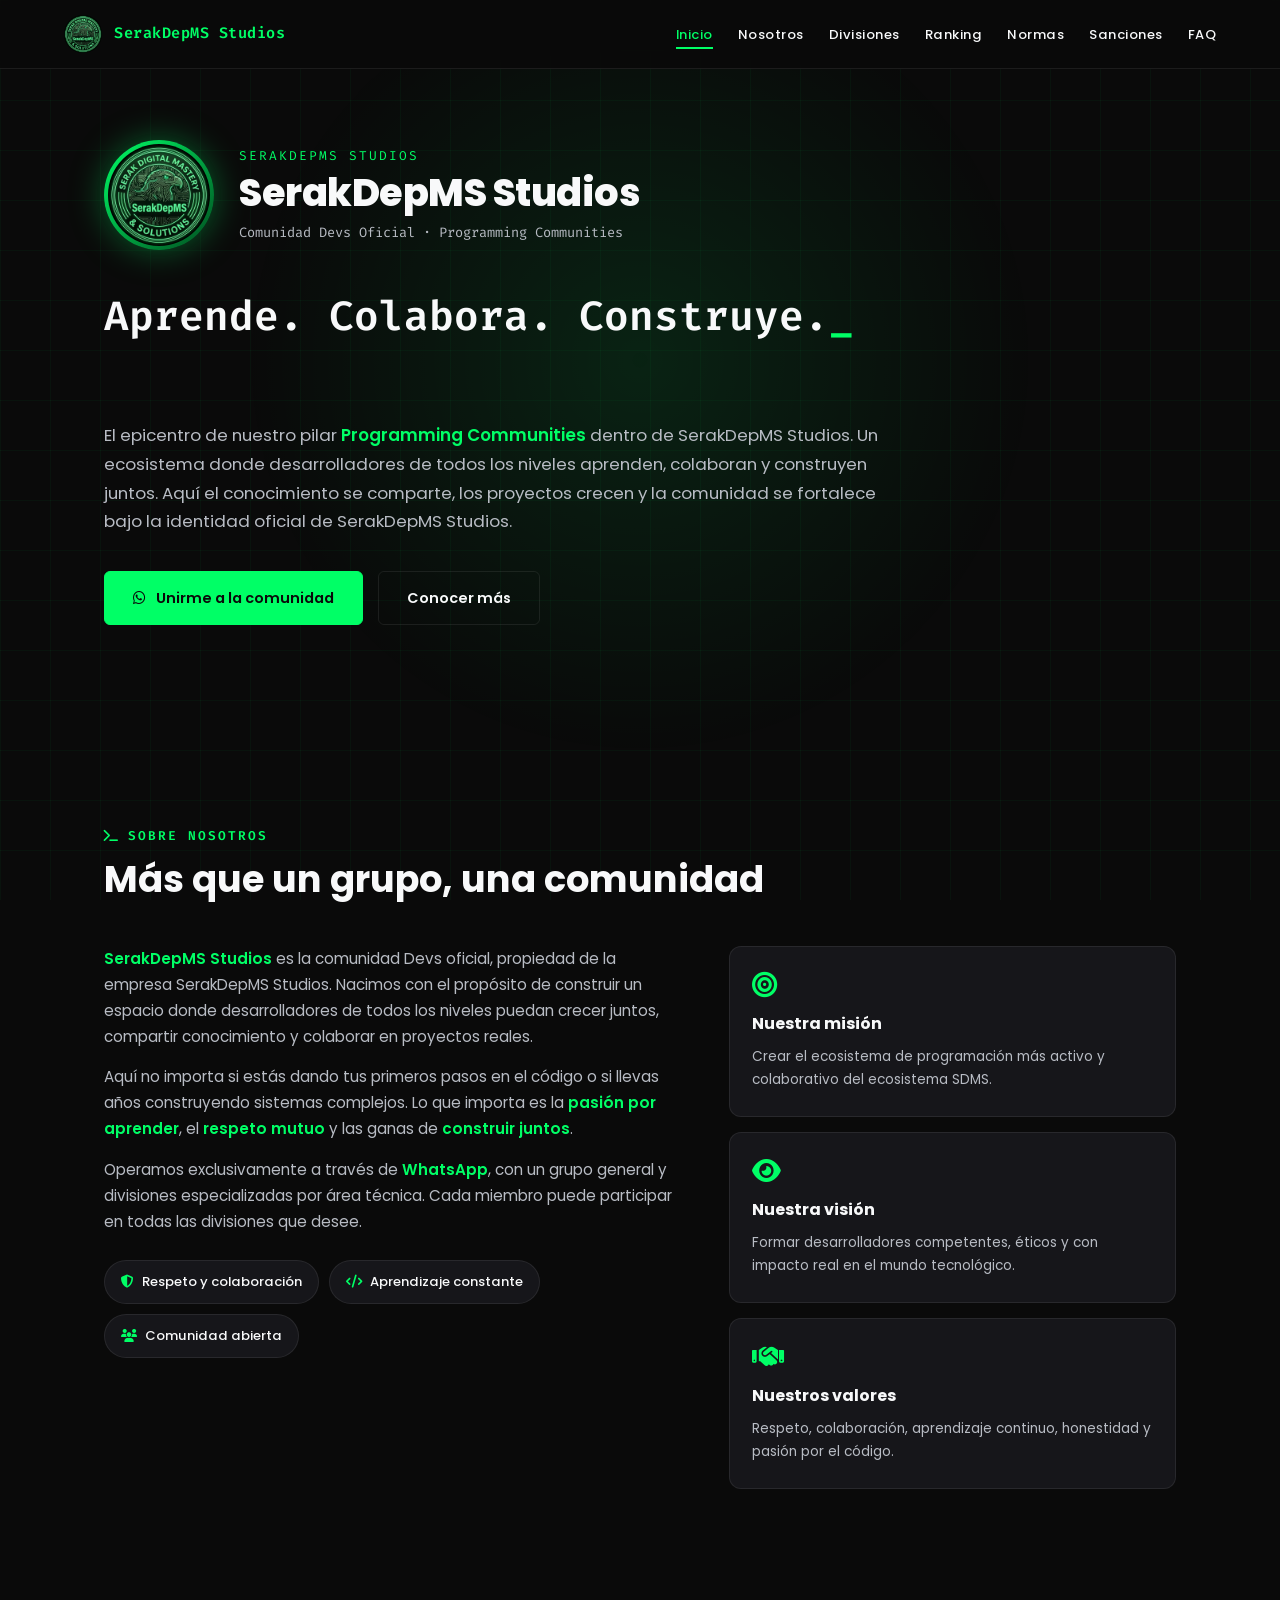
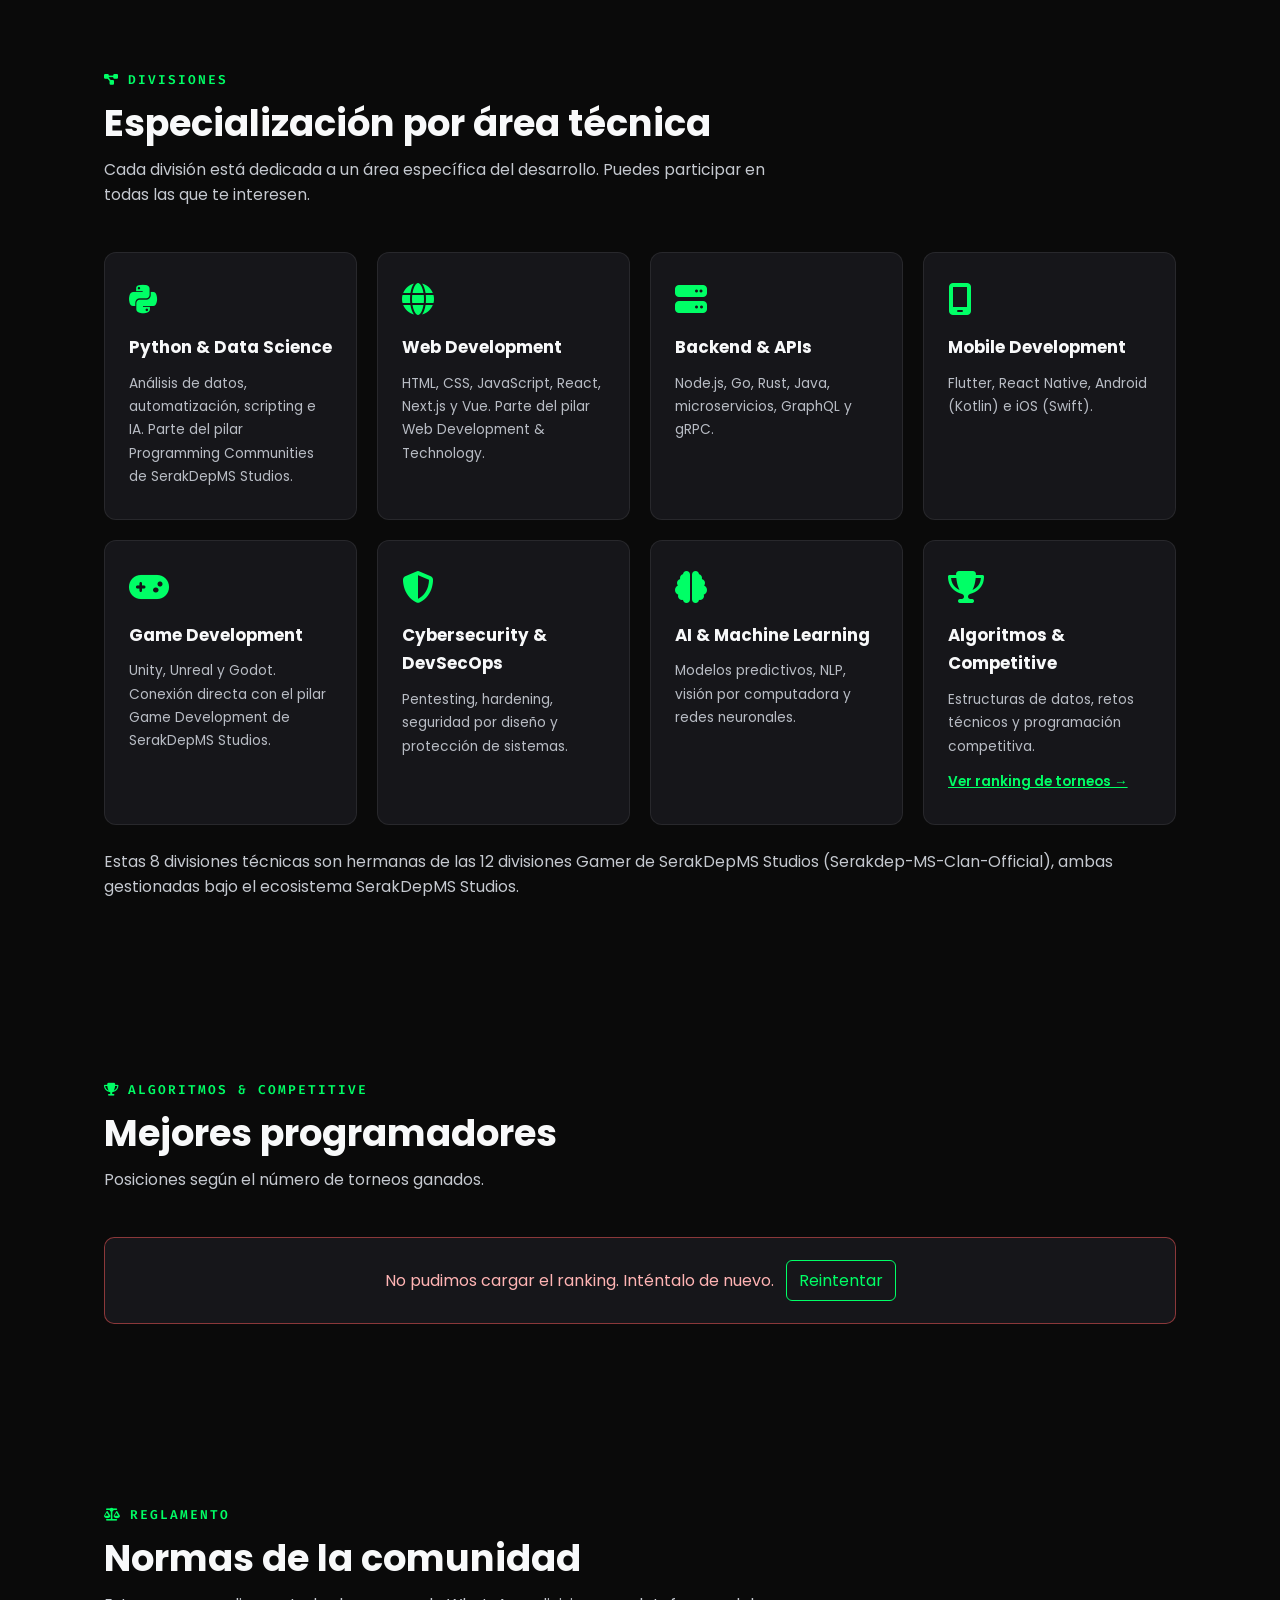
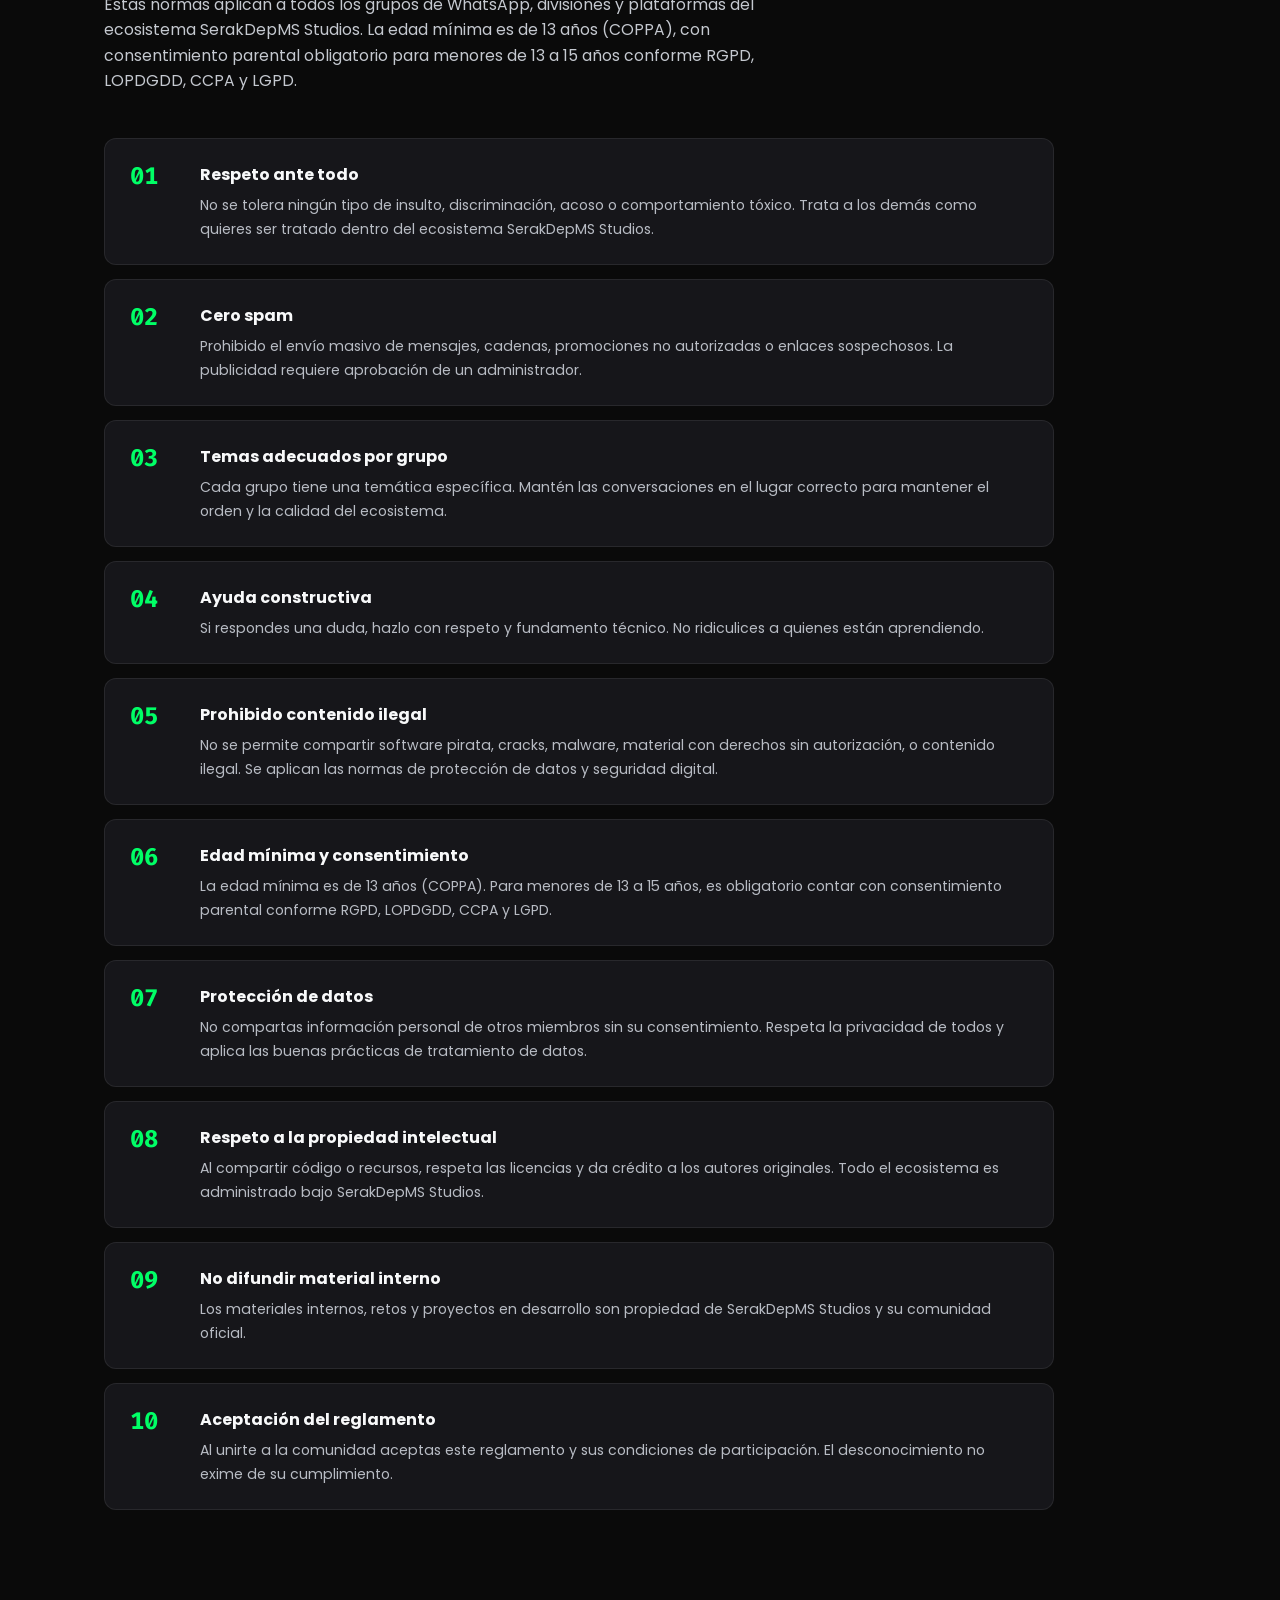
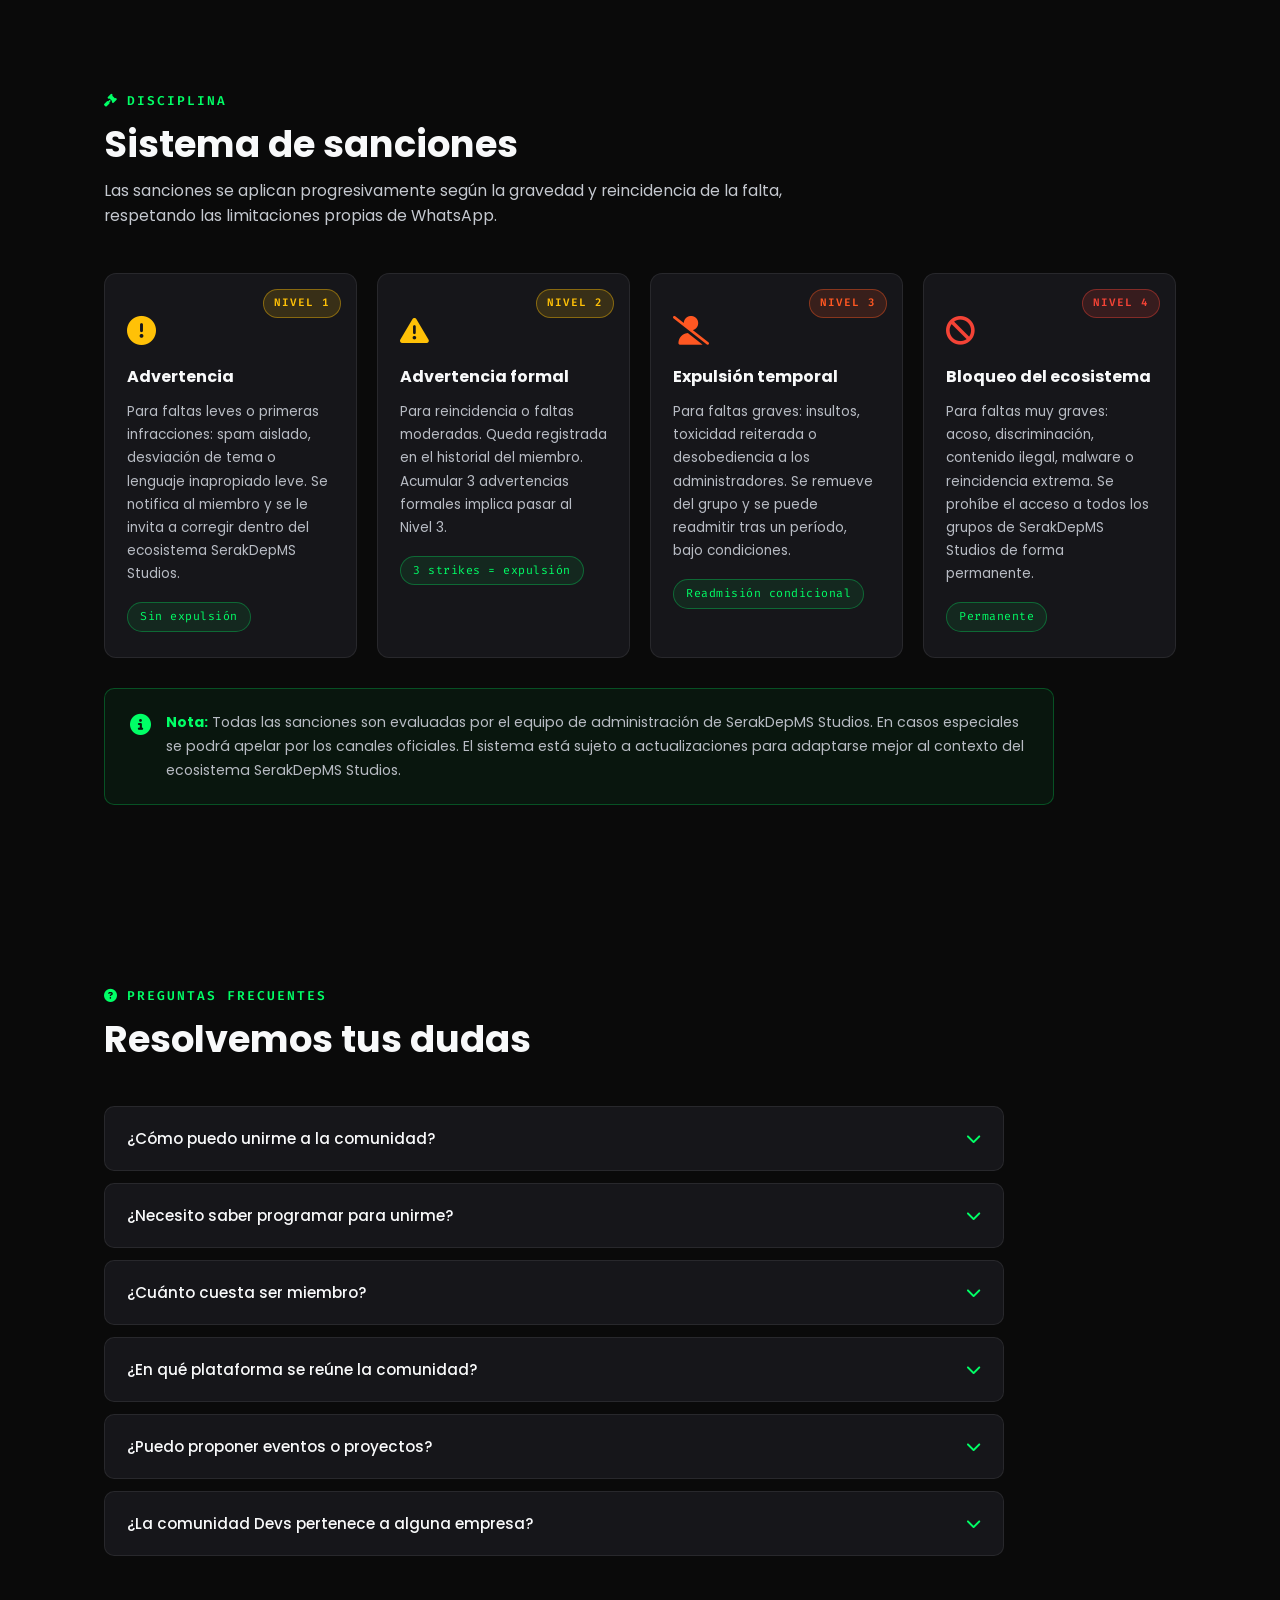
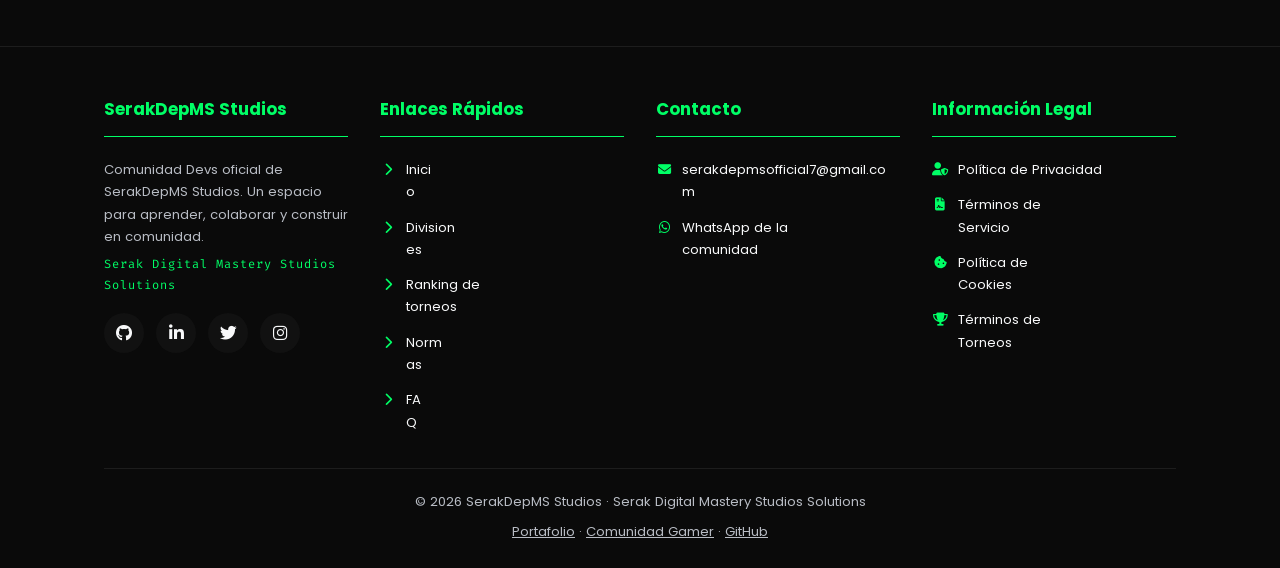
<file: index.html>
<!DOCTYPE html>
<html lang="es">
<head>
    <meta charset="UTF-8" />
    <meta name="viewport" content="width=device-width, initial-scale=1.0" />

    <title>SerakDepMS Studios — Comunidad Devs Oficial</title>
    <meta name="description" content="Comunidad Devs oficial de SerakDepMS Studios, con 8 divisiones técnicas: Python & Data Science, Web Development, Backend & APIs, Mobile Development, Game Development, Cybersecurity & DevSecOps, AI & Machine Learning y Algoritmos & Competitive." />
    <meta name="keywords" content="programacion, developers, tecnologia, python, javascript, web development, backend, ciberseguridad, inteligencia artificial, machine learning, comunidad de programadores, SerakDepMS Studios" />
    <meta name="author" content="SerakDepMS Studios" />
    <meta name="robots" content="index, follow" />
    <meta name="google-site-verification" content="9tjYSYGFCUfKDVZdeJDtDbpOyUBxd0uEh86botq02_0" />
    <meta name="theme-color" content="#0a0a0a" />
    <meta name="apple-mobile-web-app-status-bar-style" content="#0a0a0a" />
    <meta name="msapplication-navbutton-color" content="#0a0a0a" />

    <link rel="canonical" href="https://serakdepms.github.io/Serakdep-MS-Devs-Official/" />

    <link rel="apple-touch-icon" sizes="180x180" href="assets/favicon/apple-touch-icon.png" />
    <link rel="icon" type="image/png" sizes="32x32" href="assets/favicon/favicon-32x32.png" />
    <link rel="icon" type="image/png" sizes="16x16" href="assets/favicon/favicon-16x16.png" />
    <link rel="manifest" href="assets/favicon/site.webmanifest" />
    <link rel="icon" type="image/png" sizes="192x192" href="assets/favicon/android-chrome-192x192.png" />
    <link rel="icon" type="image/png" sizes="512x512" href="assets/favicon/android-chrome-512x512.png" />
    <link rel="shortcut icon" href="assets/favicon/favicon.ico" />

    <link rel="preconnect" href="https://cdnjs.cloudflare.com" crossorigin />
    <link rel="preconnect" href="https://fonts.googleapis.com" />
    <link rel="preconnect" href="https://fonts.gstatic.com" crossorigin />

    <meta property="og:type" content="website" />
    <meta property="og:url" content="https://serakdepms.github.io/Serakdep-MS-Devs-Official/" />
    <meta property="og:title" content="SerakDepMS Studios — Comunidad Devs Oficial" />
    <meta property="og:description" content="Comunidad Devs oficial de SerakDepMS Studios, con 8 divisiones técnicas: Python & Data Science, Web Development, Backend & APIs, Mobile Development, Game Development, Cybersecurity & DevSecOps, AI & Machine Learning y Algoritmos & Competitive." />
    <meta property="og:image" content="https://serakdepms.github.io/Serakdep-MS-Devs-Official/assets/images/og-banner.jpg" />
    <meta property="og:image:type" content="image/jpeg" />
    <meta property="og:image:width" content="1200" />
    <meta property="og:image:height" content="630" />
    <meta property="og:image:alt" content="SerakDepMS Studios — Comunidad Devs Oficial" />
    <meta property="og:site_name" content="SerakDepMS Studios" />
    <meta property="og:locale" content="es_ES" />

    <meta name="twitter:card" content="summary_large_image" />
    <meta name="twitter:url" content="https://serakdepms.github.io/Serakdep-MS-Devs-Official/" />
    <meta name="twitter:title" content="SerakDepMS Studios — Comunidad Devs Oficial" />
    <meta name="twitter:description" content="Comunidad Devs oficial de SerakDepMS Studios con 8 divisiones técnicas bajo el ecosistema SerakDepMS Studios." />
    <meta name="twitter:image" content="https://serakdepms.github.io/Serakdep-MS-Devs-Official/assets/images/og-banner.jpg" />
    <meta name="twitter:image:alt" content="SerakDepMS Studios — Comunidad Devs Oficial" />
    <meta name="twitter:site" content="@serakdepms" />
    <meta name="twitter:creator" content="@serakdepms" />

    <link rel="stylesheet" href="https://cdnjs.cloudflare.com/ajax/libs/font-awesome/6.4.0/css/all.min.css" media="print" onload="this.media='all'" />
    <noscript>
        <link rel="stylesheet" href="https://cdnjs.cloudflare.com/ajax/libs/font-awesome/6.4.0/css/all.min.css" />
    </noscript>
    <link href="https://fonts.googleapis.com/css2?family=Poppins:wght@300;400;500;600;700;800&family=Fira+Code:wght@400;500;600&display=swap" rel="stylesheet" />
    <link rel="stylesheet" href="css/style.css" />

    <script type="application/ld+json">
    {
      "@context": "https://schema.org",
      "@type": "Organization",
      "name": "SerakDepMS Studios",
      "alternateName": "Serak Digital Mastery Studios Solutions",
      "url": "https://serakdepms.github.io/Serakdep-MS-Devs-Official/",
      "logo": "https://serakdepms.github.io/Serakdep-MS-Devs-Official/assets/images/logo.jpg",
      "description": "Comunidad Devs oficial de SerakDepMS Studios. 8 divisiones técnicas para programadores de todos los niveles.",
      "parentOrganization": {
        "@type": "Organization",
        "name": "SerakDepMS Studios",
        "url": "https://serakdepms.github.io/SerakDepMS-Studios/"
      },
      "sameAs": [
        "https://github.com/SerakDepMS",
        "https://x.com/serakdepms",
        "https://www.instagram.com/serakdepmsstudios"
      ]
    }
    </script>
</head>
<body>

    <div class="bg-grid" aria-hidden="true"></div>
    <div class="bg-glow" aria-hidden="true"></div>

    <button id="scroll-top" class="scroll-top-btn" aria-label="Ir arriba" type="button">
        <i class="fa-solid fa-arrow-up"></i>
    </button>


    <nav class="navbar">
        <div class="nav-brand">
            <img src="assets/images/logo.jpg" alt="SDMS" class="nav-logo">
            <span class="nav-brand-text">SerakDepMS Studios</span>
        </div>
        <button class="menu-toggle" id="menu-toggle" aria-label="Abrir menú">
            <i class="fa-solid fa-bars"></i>
        </button>
        <ul class="nav-links" id="nav-links">
            <li><a href="#inicio" class="active">Inicio</a></li>
            <li><a href="#nosotros">Nosotros</a></li>
            <li><a href="#divisiones">Divisiones</a></li>
            <li><a href="#ranking-torneos">Ranking</a></li>
            <li><a href="#normas">Normas</a></li>
            <li><a href="#sanciones">Sanciones</a></li>
            <li><a href="#faq">FAQ</a></li>
        </ul>
    </nav>

    <main>


        <section id="inicio" class="hero-section">
            <div class="container">
                <div class="hero-header">
                    <div class="logo-wrapper">
                        <img src="assets/images/logo.jpg" alt="SerakDepMS Studios" class="logo-img">
                    </div>
                    <div class="brand-text">
                        <p class="brand-parent">SerakDepMS Studios</p>
                        <h1 class="brand-name">SerakDepMS Studios</h1>
                        <p class="brand-sub">Comunidad Devs Oficial · Programming Communities</p>
                    </div>
                </div>

                <h2 class="hero-title">
                    <span id="typed-text"></span><span class="cursor">_</span>
                </h2>

                <p class="hero-description">
                    El epicentro de nuestro pilar <strong>Programming Communities</strong> dentro de SerakDepMS Studios.
                    Un ecosistema donde desarrolladores de todos los niveles aprenden, colaboran y construyen juntos.
                    Aquí el conocimiento se comparte, los proyectos crecen y la comunidad se fortalece bajo la identidad oficial de SerakDepMS Studios.
                </p>

                <div class="hero-actions">
                    <a href="https://chat.whatsapp.com/GGkcLzydBXZ0IjMI6f731G" target="_blank" rel="noopener noreferrer" class="btn btn-primary">
                        <i class="fa-brands fa-whatsapp"></i> Unirme a la comunidad
                    </a>
                    <a href="#nosotros" class="btn btn-outline">Conocer más</a>
                </div>
            </div>
        </section>


        <section id="nosotros" class="section">
            <div class="container">
                <div class="section-header">
                    <p class="section-subtitle"><i class="fa-solid fa-terminal"></i> Sobre nosotros</p>
                    <h2 class="section-title">Más que un grupo, una comunidad</h2>
                </div>

                <div class="about-grid">
                    <div class="about-text">
                        <p>
                            <strong>SerakDepMS Studios</strong> es la comunidad Devs oficial, propiedad de la empresa SerakDepMS Studios.
                            Nacimos con el propósito de construir un espacio donde desarrolladores de todos los niveles puedan crecer juntos, compartir conocimiento y colaborar en proyectos reales.
                        </p>
                        <p>
                            Aquí no importa si estás dando tus primeros pasos en el código o si llevas años construyendo sistemas complejos. Lo que importa es la <strong>pasión por aprender</strong>, el <strong>respeto mutuo</strong> y las ganas de <strong>construir juntos</strong>.
                        </p>
                        <p>
                            Operamos exclusivamente a través de <strong>WhatsApp</strong>, con un grupo general y divisiones especializadas por área técnica. Cada miembro puede participar en todas las divisiones que desee.
                        </p>

                        <div class="about-badges">
                            <div class="about-badge"><i class="fa-solid fa-shield-halved"></i> Respeto y colaboración</div>
                            <div class="about-badge"><i class="fa-solid fa-code"></i> Aprendizaje constante</div>
                            <div class="about-badge"><i class="fa-solid fa-users"></i> Comunidad abierta</div>
                        </div>
                    </div>

                    <div class="about-cards">
                        <div class="about-card">
                            <i class="fa-solid fa-bullseye about-icon"></i>
                            <h4>Nuestra misión</h4>
                            <p>Crear el ecosistema de programación más activo y colaborativo del ecosistema SDMS.</p>
                        </div>
                        <div class="about-card">
                            <i class="fa-solid fa-eye about-icon"></i>
                            <h4>Nuestra visión</h4>
                            <p>Formar desarrolladores competentes, éticos y con impacto real en el mundo tecnológico.</p>
                        </div>
                        <div class="about-card">
                            <i class="fa-solid fa-handshake about-icon"></i>
                            <h4>Nuestros valores</h4>
                            <p>Respeto, colaboración, aprendizaje continuo, honestidad y pasión por el código.</p>
                        </div>
                    </div>
                </div>
            </div>
        </section>


        <section id="divisiones" class="section">
            <div class="container">
                <div class="section-header">
                    <p class="section-subtitle"><i class="fa-solid fa-diagram-project"></i> Divisiones</p>
                    <h2 class="section-title">Especialización por área técnica</h2>
                    <p class="section-intro">Cada división está dedicada a un área específica del desarrollo. Puedes participar en todas las que te interesen.</p>
                </div>

                <div class="divisions-grid">
                    <article class="division-card">
                        <i class="fa-brands fa-python division-icon"></i>
                        <h3>Python & Data Science</h3>
                        <p>Análisis de datos, automatización, scripting e IA. Parte del pilar Programming Communities de SerakDepMS Studios.</p>
                    </article>
                    <article class="division-card">
                        <i class="fa-solid fa-globe division-icon"></i>
                        <h3>Web Development</h3>
                        <p>HTML, CSS, JavaScript, React, Next.js y Vue. Parte del pilar Web Development & Technology.</p>
                    </article>
                    <article class="division-card">
                        <i class="fa-solid fa-server division-icon"></i>
                        <h3>Backend & APIs</h3>
                        <p>Node.js, Go, Rust, Java, microservicios, GraphQL y gRPC.</p>
                    </article>
                    <article class="division-card">
                        <i class="fa-solid fa-mobile-screen division-icon"></i>
                        <h3>Mobile Development</h3>
                        <p>Flutter, React Native, Android (Kotlin) e iOS (Swift).</p>
                    </article>
                    <article class="division-card">
                        <i class="fa-solid fa-gamepad division-icon"></i>
                        <h3>Game Development</h3>
                        <p>Unity, Unreal y Godot. Conexión directa con el pilar Game Development de SerakDepMS Studios.</p>
                    </article>
                    <article class="division-card">
                        <i class="fa-solid fa-shield-halved division-icon"></i>
                        <h3>Cybersecurity & DevSecOps</h3>
                        <p>Pentesting, hardening, seguridad por diseño y protección de sistemas.</p>
                    </article>
                    <article class="division-card">
                        <i class="fa-solid fa-brain division-icon"></i>
                        <h3>AI & Machine Learning</h3>
                        <p>Modelos predictivos, NLP, visión por computadora y redes neuronales.</p>
                    </article>
                    <article class="division-card">
                        <i class="fa-solid fa-trophy division-icon"></i>
                        <h3>Algoritmos & Competitive</h3>
                        <p>Estructuras de datos, retos técnicos y programación competitiva.</p>
                        <a href="#ranking-torneos" style="color: var(--primary-color); font-weight: 600; font-size: 0.85rem; margin-top: 12px; display: inline-block;">Ver ranking de torneos →</a>
                    </article>
                </div>
                <p class="section-intro" style="margin-top: 24px; max-width: 100%;">Estas 8 divisiones técnicas son hermanas de las 12 divisiones Gamer de SerakDepMS Studios (Serakdep-MS-Clan-Official), ambas gestionadas bajo el ecosistema SerakDepMS Studios.</p>
            </div>
        </section>

        <section id="ranking-torneos" class="section tournament-ranking-section">
            <div class="container">
                <div class="section-header">
                    <p class="section-subtitle"><i class="fa-solid fa-trophy"></i> Algoritmos &amp; Competitive</p>
                    <h2 class="section-title">Mejores programadores</h2>
                    <p class="section-intro">Posiciones según el número de torneos ganados.</p>
                </div>
                <div id="simple-ranking-status" class="simple-ranking-status" role="status" aria-live="polite">
                    Cargando ranking...
                </div>
                <div class="simple-ranking-scroll" id="simple-ranking-table-wrap" hidden>
                    <table class="simple-ranking-table">
                        <thead>
                            <tr>
                                <th scope="col">Puesto</th>
                                <th scope="col">Programador</th>
                                <th scope="col">Torneos ganados</th>
                            </tr>
                        </thead>
                        <tbody id="simple-ranking-rows"></tbody>
                    </table>
                </div>
            </div>
        </section>

        <section id="normas" class="section">
            <div class="container">
                <div class="section-header">
                    <p class="section-subtitle"><i class="fa-solid fa-scale-balanced"></i> Reglamento</p>
                    <h2 class="section-title">Normas de la comunidad</h2>
                    <p class="section-intro">Estas normas aplican a todos los grupos de WhatsApp, divisiones y plataformas del ecosistema SerakDepMS Studios. La edad mínima es de 13 años (COPPA), con consentimiento parental obligatorio para menores de 13 a 15 años conforme RGPD, LOPDGDD, CCPA y LGPD.</p>
                </div>

                <div class="rules-list">
                    <div class="rule-item">
                        <span class="rule-number">01</span>
                        <div>
                            <h4>Respeto ante todo</h4>
                            <p>No se tolera ningún tipo de insulto, discriminación, acoso o comportamiento tóxico. Trata a los demás como quieres ser tratado dentro del ecosistema SerakDepMS Studios.</p>
                        </div>
                    </div>
                    <div class="rule-item">
                        <span class="rule-number">02</span>
                        <div>
                            <h4>Cero spam</h4>
                            <p>Prohibido el envío masivo de mensajes, cadenas, promociones no autorizadas o enlaces sospechosos. La publicidad requiere aprobación de un administrador.</p>
                        </div>
                    </div>
                    <div class="rule-item">
                        <span class="rule-number">03</span>
                        <div>
                            <h4>Temas adecuados por grupo</h4>
                            <p>Cada grupo tiene una temática específica. Mantén las conversaciones en el lugar correcto para mantener el orden y la calidad del ecosistema.</p>
                        </div>
                    </div>
                    <div class="rule-item">
                        <span class="rule-number">04</span>
                        <div>
                            <h4>Ayuda constructiva</h4>
                            <p>Si respondes una duda, hazlo con respeto y fundamento técnico. No ridiculices a quienes están aprendiendo.</p>
                        </div>
                    </div>
                    <div class="rule-item">
                        <span class="rule-number">05</span>
                        <div>
                            <h4>Prohibido contenido ilegal</h4>
                            <p>No se permite compartir software pirata, cracks, malware, material con derechos sin autorización, o contenido ilegal. Se aplican las normas de protección de datos y seguridad digital.</p>
                        </div>
                    </div>
                    <div class="rule-item">
                        <span class="rule-number">06</span>
                        <div>
                            <h4>Edad mínima y consentimiento</h4>
                            <p>La edad mínima es de 13 años (COPPA). Para menores de 13 a 15 años, es obligatorio contar con consentimiento parental conforme RGPD, LOPDGDD, CCPA y LGPD.</p>
                        </div>
                    </div>
                    <div class="rule-item">
                        <span class="rule-number">07</span>
                        <div>
                            <h4>Protección de datos</h4>
                            <p>No compartas información personal de otros miembros sin su consentimiento. Respeta la privacidad de todos y aplica las buenas prácticas de tratamiento de datos.</p>
                        </div>
                    </div>
                    <div class="rule-item">
                        <span class="rule-number">08</span>
                        <div>
                            <h4>Respeto a la propiedad intelectual</h4>
                            <p>Al compartir código o recursos, respeta las licencias y da crédito a los autores originales. Todo el ecosistema es administrado bajo SerakDepMS Studios.</p>
                        </div>
                    </div>
                    <div class="rule-item">
                        <span class="rule-number">09</span>
                        <div>
                            <h4>No difundir material interno</h4>
                            <p>Los materiales internos, retos y proyectos en desarrollo son propiedad de SerakDepMS Studios y su comunidad oficial.</p>
                        </div>
                    </div>
                    <div class="rule-item">
                        <span class="rule-number">10</span>
                        <div>
                            <h4>Aceptación del reglamento</h4>
                            <p>Al unirte a la comunidad aceptas este reglamento y sus condiciones de participación. El desconocimiento no exime de su cumplimiento.</p>
                        </div>
                    </div>
                </div>
            </div>
        </section>


        <section id="sanciones" class="section">
            <div class="container">
                <div class="section-header">
                    <p class="section-subtitle"><i class="fa-solid fa-gavel"></i> Disciplina</p>
                    <h2 class="section-title">Sistema de sanciones</h2>
                    <p class="section-intro">Las sanciones se aplican progresivamente según la gravedad y reincidencia de la falta, respetando las limitaciones propias de WhatsApp.</p>
                </div>

                <div class="sanctions-grid">
                    <div class="sanction-card level-1">
                        <div class="sanction-level">Nivel 1</div>
                        <i class="fa-solid fa-circle-exclamation sanction-icon"></i>
                        <h4>Advertencia</h4>
                        <p>Para faltas leves o primeras infracciones: spam aislado, desviación de tema o lenguaje inapropiado leve. Se notifica al miembro y se le invita a corregir dentro del ecosistema SerakDepMS Studios.</p>
                        <span class="sanction-time">Sin expulsión</span>
                    </div>
                    <div class="sanction-card level-2">
                        <div class="sanction-level">Nivel 2</div>
                        <i class="fa-solid fa-triangle-exclamation sanction-icon"></i>
                        <h4>Advertencia formal</h4>
                        <p>Para reincidencia o faltas moderadas. Queda registrada en el historial del miembro. Acumular 3 advertencias formales implica pasar al Nivel 3.</p>
                        <span class="sanction-time">3 strikes = expulsión</span>
                    </div>
                    <div class="sanction-card level-3">
                        <div class="sanction-level">Nivel 3</div>
                        <i class="fa-solid fa-user-slash sanction-icon"></i>
                        <h4>Expulsión temporal</h4>
                        <p>Para faltas graves: insultos, toxicidad reiterada o desobediencia a los administradores. Se remueve del grupo y se puede readmitir tras un período, bajo condiciones.</p>
                        <span class="sanction-time">Readmisión condicional</span>
                    </div>
                    <div class="sanction-card level-4">
                        <div class="sanction-level">Nivel 4</div>
                        <i class="fa-solid fa-ban sanction-icon"></i>
                        <h4>Bloqueo del ecosistema</h4>
                        <p>Para faltas muy graves: acoso, discriminación, contenido ilegal, malware o reincidencia extrema. Se prohíbe el acceso a todos los grupos de SerakDepMS Studios de forma permanente.</p>
                        <span class="sanction-time">Permanente</span>
                    </div>
                </div>

                <div class="sanction-note">
                    <i class="fa-solid fa-circle-info"></i>
                    <p><strong>Nota:</strong> Todas las sanciones son evaluadas por el equipo de administración de SerakDepMS Studios. En casos especiales se podrá apelar por los canales oficiales. El sistema está sujeto a actualizaciones para adaptarse mejor al contexto del ecosistema SerakDepMS Studios.</p>
                </div>
            </div>
        </section>


        <section id="faq" class="section">
            <div class="container">
                <div class="section-header">
                    <p class="section-subtitle"><i class="fa-solid fa-circle-question"></i> Preguntas frecuentes</p>
                    <h2 class="section-title">Resolvemos tus dudas</h2>
                </div>

                <div class="faq-list">
                    <div class="faq-item">
                        <button class="faq-question">
                            <span>¿Cómo puedo unirme a la comunidad?</span>
                            <i class="fa-solid fa-chevron-down"></i>
                        </button>
                        <div class="faq-answer">
                            <p>Toda la comunidad se gestiona a través de <strong>WhatsApp</strong>. Solo debes hacer clic en el botón "Unirme a la comunidad" y entrarás directamente al grupo de recepción, donde se te orientará sobre las divisiones disponibles.</p>
                        </div>
                    </div>
                    <div class="faq-item">
                        <button class="faq-question">
                            <span>¿Necesito saber programar para unirme?</span>
                            <i class="fa-solid fa-chevron-down"></i>
                        </button>
                        <div class="faq-answer">
                            <p>No. La comunidad está abierta a todos los niveles, desde principiantes absolutos hasta desarrolladores senior. Aquí fomentamos el aprendizaje y la colaboración.</p>
                        </div>
                    </div>
                    <div class="faq-item">
                        <button class="faq-question">
                            <span>¿Cuánto cuesta ser miembro?</span>
                            <i class="fa-solid fa-chevron-down"></i>
                        </button>
                        <div class="faq-answer">
                            <p>Ser miembro es totalmente <strong>gratuito</strong>. Todas las actividades, recursos y espacios de la comunidad son de acceso libre.</p>
                        </div>
                    </div>
                    <div class="faq-item">
                        <button class="faq-question">
                            <span>¿En qué plataforma se reúne la comunidad?</span>
                            <i class="fa-solid fa-chevron-down"></i>
                        </button>
                        <div class="faq-answer">
                            <p>Nuestra comunidad vive en <strong>WhatsApp</strong>. Contamos con un grupo de recepción general y divisiones especializadas por área técnica (Python, Web, Backend, Mobile, Game Dev, Ciberseguridad, IA y Algoritmos).</p>
                        </div>
                    </div>
                    <div class="faq-item">
                        <button class="faq-question">
                            <span>¿Puedo proponer eventos o proyectos?</span>
                            <i class="fa-solid fa-chevron-down"></i>
                        </button>
                        <div class="faq-answer">
                            <p>Sí. Valoramos las iniciativas de nuestros miembros. Puedes contactar a un administrador para presentar tu propuesta, ya sea un proyecto colaborativo, un reto técnico o una idea para la comunidad.</p>
                        </div>
                    </div>
                    <div class="faq-item">
                        <button class="faq-question">
                            <span>¿La comunidad Devs pertenece a alguna empresa?</span>
                            <i class="fa-solid fa-chevron-down"></i>
                        </button>
                        <div class="faq-answer">
                            <p>Sí. El proyecto Devs es propiedad de <strong>SerakDepMS Studios</strong>, la empresa propietaria del ecosistema.</p>
                        </div>
                    </div>
                </div>
            </div>
        </section>


    </main>

    <footer class="site-footer">
        <div class="container">
            <div class="footer-grid">
                <div class="footer-column footer-about">
                    <h2>SerakDepMS Studios</h2>
                    <p>Comunidad Devs oficial de SerakDepMS Studios. Un espacio para aprender, colaborar y construir en comunidad.</p>
                    <p class="footer-sub">Serak Digital Mastery Studios Solutions</p>
                    <div class="cta-social footer-social" aria-label="Redes sociales">
                        <a href="https://github.com/SerakDepMS" target="_blank" rel="noopener noreferrer" aria-label="GitHub"><i class="fa-brands fa-github" aria-hidden="true"></i></a>
                        <a href="https://www.linkedin.com/in/SerakDepMS" target="_blank" rel="noopener noreferrer" aria-label="LinkedIn"><i class="fa-brands fa-linkedin-in" aria-hidden="true"></i></a>
                        <a href="https://x.com/SerakDepMS" target="_blank" rel="noopener noreferrer" aria-label="Twitter"><i class="fa-brands fa-twitter" aria-hidden="true"></i></a>
                        <a href="https://www.instagram.com/serakdepmsstudios" target="_blank" rel="noopener noreferrer" aria-label="Instagram"><i class="fa-brands fa-instagram" aria-hidden="true"></i></a>
                    </div>
                </div>
                <div class="footer-column">
                    <h2>Enlaces Rápidos</h2>
                    <ul>
                        <li><a href="#inicio"><i class="fa-solid fa-chevron-right" aria-hidden="true"></i> Inicio</a></li>
                        <li><a href="#divisiones"><i class="fa-solid fa-chevron-right" aria-hidden="true"></i> Divisiones</a></li>
                        <li><a href="#ranking-torneos"><i class="fa-solid fa-chevron-right" aria-hidden="true"></i> Ranking de torneos</a></li>
                        <li><a href="#normas"><i class="fa-solid fa-chevron-right" aria-hidden="true"></i> Normas</a></li>
                        <li><a href="#faq"><i class="fa-solid fa-chevron-right" aria-hidden="true"></i> FAQ</a></li>
                    </ul>
                </div>
                <div class="footer-column">
                    <h2>Contacto</h2>
                    <ul>
                        <li><a href="mailto:serakdepmsofficial7@gmail.com"><i class="fa-solid fa-envelope" aria-hidden="true"></i> serakdepmsofficial7@gmail.com</a></li>
                        <li><a href="https://chat.whatsapp.com/GGkcLzydBXZ0IjMI6f731G" target="_blank" rel="noopener noreferrer"><i class="fa-brands fa-whatsapp" aria-hidden="true"></i> WhatsApp de la comunidad</a></li>
                    </ul>
                </div>
                <div class="footer-column">
                    <h2>Información Legal</h2>
                    <ul>
                        <li><a href="pages/legal/privacidad.html"><i class="fa-solid fa-user-shield" aria-hidden="true"></i> Política de Privacidad</a></li>
                        <li><a href="pages/legal/terminos-servicio.html"><i class="fa-solid fa-file-contract" aria-hidden="true"></i> Términos de Servicio</a></li>
                        <li><a href="pages/legal/cookies.html"><i class="fa-solid fa-cookie-bite" aria-hidden="true"></i> Política de Cookies</a></li>
                        <li><a href="pages/legal/terminos-torneos.html"><i class="fa-solid fa-trophy" aria-hidden="true"></i> Términos de Torneos</a></li>
                    </ul>
                </div>
            </div>
            <div class="footer-bottom">
                <p>© 2026 SerakDepMS Studios · Serak Digital Mastery Studios Solutions</p>
                <p class="footer-links"><a href="https://serakdepms.github.io/SerakDepMS-Studios/" target="_blank" rel="noopener noreferrer">Portafolio</a> · <a href="https://serakdepms.github.io/Serakdep-MS-Clan-Official/" target="_blank" rel="noopener noreferrer">Comunidad Gamer</a> · <a href="https://github.com/SerakDepMS" target="_blank" rel="noopener noreferrer">GitHub</a></p>
            </div>
        </div>
    </footer>

    <script src="js/script.js"></script>
</body>
</html>
</file>
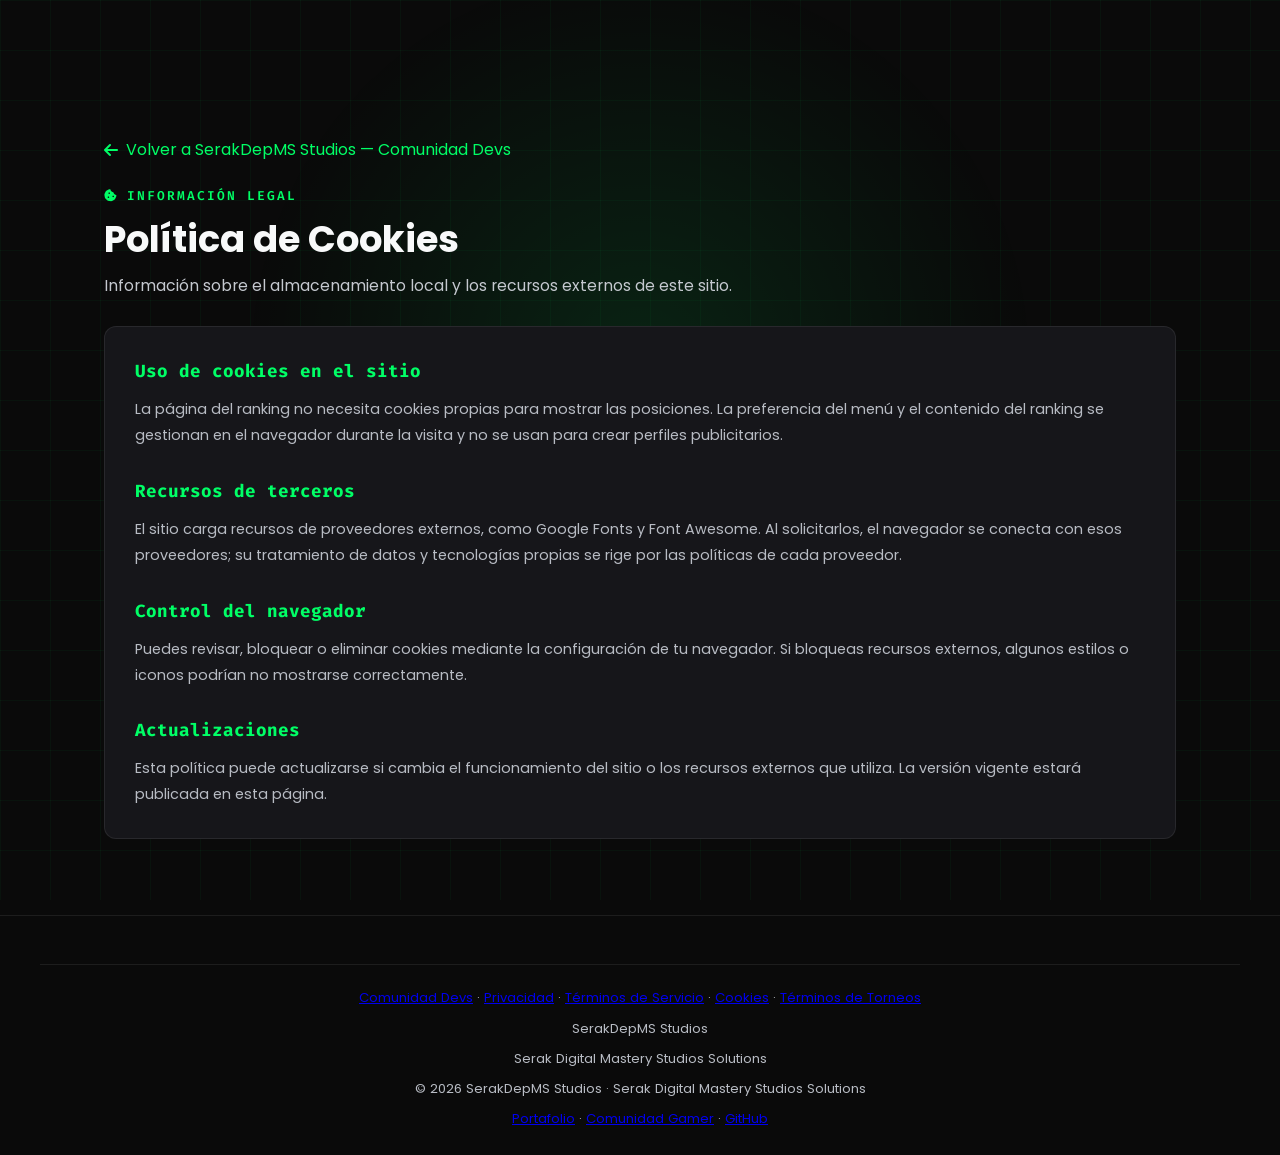
<file: pages/legal/cookies.html>
<!DOCTYPE html>
<html lang="es">
<head>
    <meta charset="UTF-8" />
    <meta name="viewport" content="width=device-width, initial-scale=1.0" />
    <meta name="theme-color" content="#0a0a0a" />
    <title>Política de Cookies | SerakDepMS Studios</title>
    <meta name="description" content="Información sobre cookies y recursos externos utilizados por la comunidad Devs de SerakDepMS Studios." />
    <link rel="canonical" href="https://serakdepms.github.io/Serakdep-MS-Devs-Official/pages/legal/cookies.html" />
    <link rel="preconnect" href="https://fonts.googleapis.com" />
    <link rel="preconnect" href="https://fonts.gstatic.com" crossorigin />
    <link rel="stylesheet" href="https://cdnjs.cloudflare.com/ajax/libs/font-awesome/6.4.0/css/all.min.css" />
    <link href="https://fonts.googleapis.com/css2?family=Poppins:wght@300;400;500;600;700;800&amp;family=Fira+Code:wght@400;500;600&amp;display=swap" rel="stylesheet" />
    <link rel="stylesheet" href="../../css/style.css" />
</head>
<body>
    <div class="bg-grid" aria-hidden="true"></div>
    <div class="bg-glow" aria-hidden="true"></div>
    <button id="scroll-top" class="scroll-top-btn" aria-label="Ir arriba" type="button">
        <i class="fa-solid fa-arrow-up" aria-hidden="true"></i>
    </button>
    <main class="legal-page">
        <div class="container">
            <a class="legal-back-link" href="../../index.html"><i class="fa-solid fa-arrow-left" aria-hidden="true"></i> Volver a SerakDepMS Studios — Comunidad Devs</a>
            <header class="legal-page-header">
                <p class="section-subtitle"><i class="fa-solid fa-cookie-bite" aria-hidden="true"></i> Información Legal</p>
                <h1 class="section-title">Política de Cookies</h1>
                <p class="section-intro">Información sobre el almacenamiento local y los recursos externos de este sitio.</p>
            </header>
            <article class="legal-document">
                <h2>Uso de cookies en el sitio</h2>
                <p>La página del ranking no necesita cookies propias para mostrar las posiciones. La preferencia del menú y el contenido del ranking se gestionan en el navegador durante la visita y no se usan para crear perfiles publicitarios.</p>

                <h2>Recursos de terceros</h2>
                <p>El sitio carga recursos de proveedores externos, como Google Fonts y Font Awesome. Al solicitarlos, el navegador se conecta con esos proveedores; su tratamiento de datos y tecnologías propias se rige por las políticas de cada proveedor.</p>

                <h2>Control del navegador</h2>
                <p>Puedes revisar, bloquear o eliminar cookies mediante la configuración de tu navegador. Si bloqueas recursos externos, algunos estilos o iconos podrían no mostrarse correctamente.</p>

                <h2>Actualizaciones</h2>
                <p>Esta política puede actualizarse si cambia el funcionamiento del sitio o los recursos externos que utiliza. La versión vigente estará publicada en esta página.</p>
            </article>
        </div>
    </main>
    <footer class="site-footer">
        <div class="container footer-bottom">
            <p><a href="../../index.html">Comunidad Devs</a> · <a href="privacidad.html">Privacidad</a> · <a href="terminos-servicio.html">Términos de Servicio</a> · <a href="cookies.html">Cookies</a> · <a href="terminos-torneos.html">Términos de Torneos</a></p>
            <p>SerakDepMS Studios</p>
            <p>Serak Digital Mastery Studios Solutions</p>
            <p>© 2026 SerakDepMS Studios · Serak Digital Mastery Studios Solutions</p>
            <p><a href="https://serakdepms.github.io/SerakDepMS-Studios/" target="_blank" rel="noopener noreferrer">Portafolio</a> · <a href="https://serakdepms.github.io/Serakdep-MS-Clan-Official/" target="_blank" rel="noopener noreferrer">Comunidad Gamer</a> · <a href="https://github.com/SerakDepMS" target="_blank" rel="noopener noreferrer">GitHub</a></p>
        </div>
    </footer>
    <script src="../../js/script.js"></script>
</body>
</html>
</file>
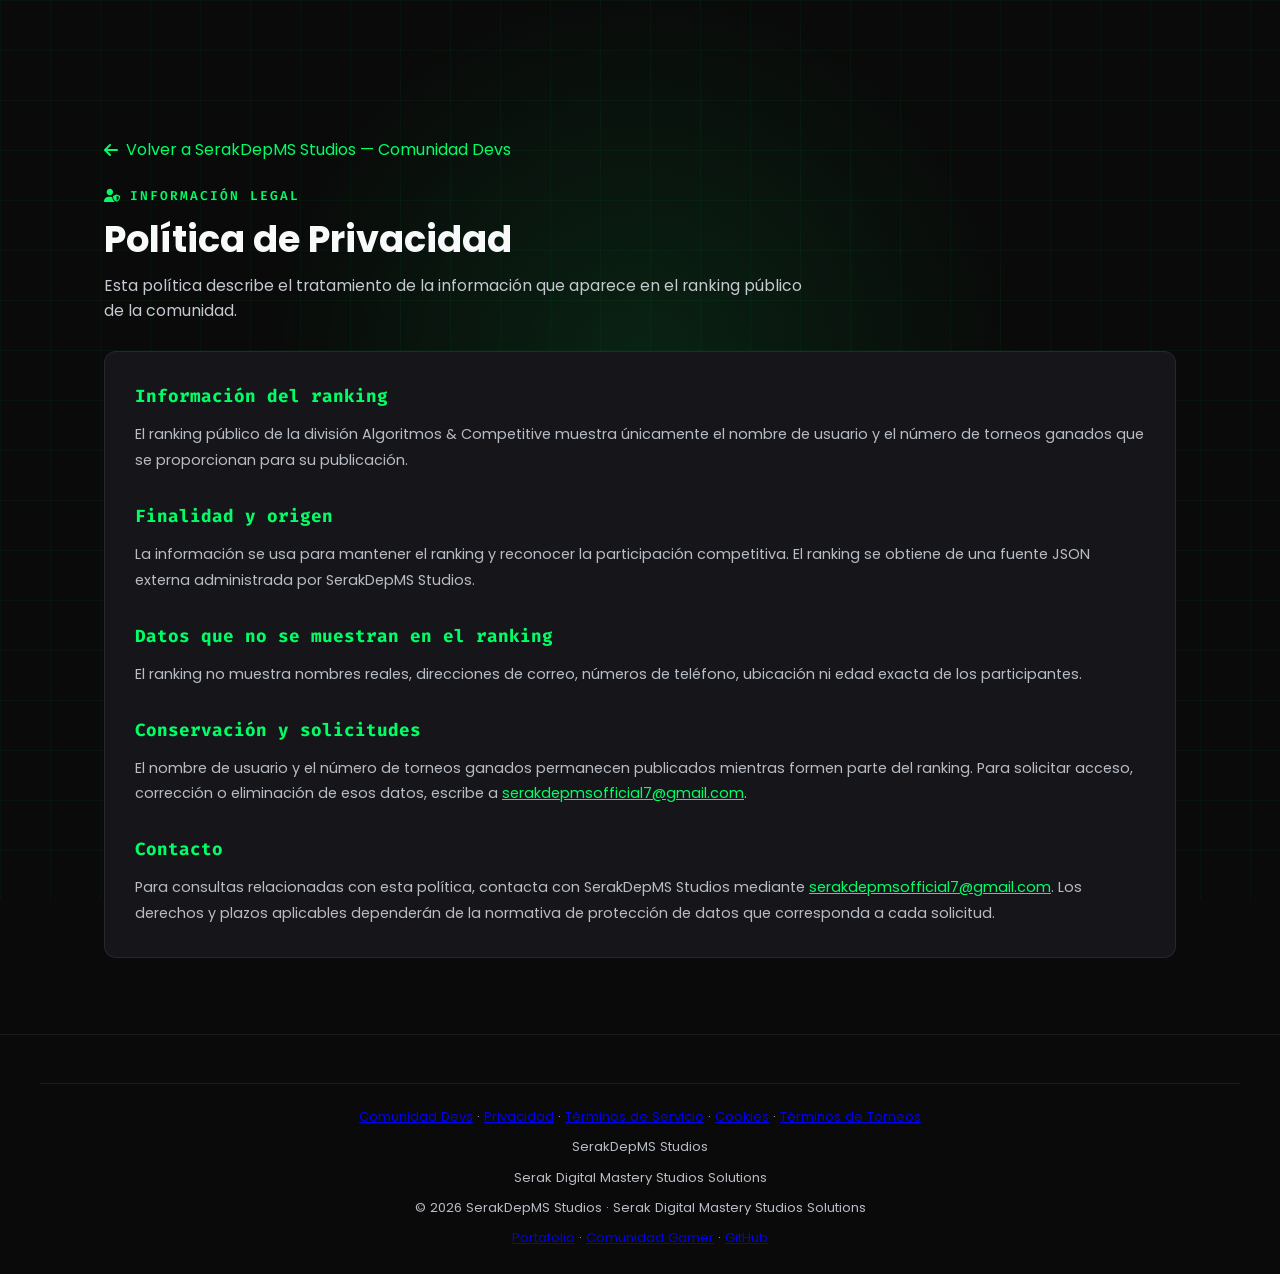
<file: pages/legal/privacidad.html>
<!DOCTYPE html>
<html lang="es">
<head>
    <meta charset="UTF-8" />
    <meta name="viewport" content="width=device-width, initial-scale=1.0" />
    <meta name="theme-color" content="#0a0a0a" />
    <title>Política de Privacidad | SerakDepMS Studios</title>
    <meta name="description" content="Información sobre los datos mostrados en el ranking público de la comunidad Devs de SerakDepMS Studios." />
    <link rel="canonical" href="https://serakdepms.github.io/Serakdep-MS-Devs-Official/pages/legal/privacidad.html" />
    <link rel="preconnect" href="https://fonts.googleapis.com" />
    <link rel="preconnect" href="https://fonts.gstatic.com" crossorigin />
    <link rel="stylesheet" href="https://cdnjs.cloudflare.com/ajax/libs/font-awesome/6.4.0/css/all.min.css" />
    <link href="https://fonts.googleapis.com/css2?family=Poppins:wght@300;400;500;600;700;800&amp;family=Fira+Code:wght@400;500;600&amp;display=swap" rel="stylesheet" />
    <link rel="stylesheet" href="../../css/style.css" />
</head>
<body>
    <div class="bg-grid" aria-hidden="true"></div>
    <div class="bg-glow" aria-hidden="true"></div>
    <button id="scroll-top" class="scroll-top-btn" aria-label="Ir arriba" type="button">
        <i class="fa-solid fa-arrow-up" aria-hidden="true"></i>
    </button>
    <main class="legal-page">
        <div class="container">
            <a class="legal-back-link" href="../../index.html"><i class="fa-solid fa-arrow-left" aria-hidden="true"></i> Volver a SerakDepMS Studios — Comunidad Devs</a>
            <header class="legal-page-header">
                <p class="section-subtitle"><i class="fa-solid fa-user-shield" aria-hidden="true"></i> Información Legal</p>
                <h1 class="section-title">Política de Privacidad</h1>
                <p class="section-intro">Esta política describe el tratamiento de la información que aparece en el ranking público de la comunidad.</p>
            </header>
            <article class="legal-document">
                <h2>Información del ranking</h2>
                <p>El ranking público de la división Algoritmos &amp; Competitive muestra únicamente el nombre de usuario y el número de torneos ganados que se proporcionan para su publicación.</p>

                <h2>Finalidad y origen</h2>
                <p>La información se usa para mantener el ranking y reconocer la participación competitiva. El ranking se obtiene de una fuente JSON externa administrada por SerakDepMS Studios.</p>

                <h2>Datos que no se muestran en el ranking</h2>
                <p>El ranking no muestra nombres reales, direcciones de correo, números de teléfono, ubicación ni edad exacta de los participantes.</p>

                <h2>Conservación y solicitudes</h2>
                <p>El nombre de usuario y el número de torneos ganados permanecen publicados mientras formen parte del ranking. Para solicitar acceso, corrección o eliminación de esos datos, escribe a <a href="mailto:serakdepmsofficial7@gmail.com">serakdepmsofficial7@gmail.com</a>.</p>

                <h2>Contacto</h2>
                <p>Para consultas relacionadas con esta política, contacta con SerakDepMS Studios mediante <a href="mailto:serakdepmsofficial7@gmail.com">serakdepmsofficial7@gmail.com</a>. Los derechos y plazos aplicables dependerán de la normativa de protección de datos que corresponda a cada solicitud.</p>
            </article>
        </div>
    </main>
    <footer class="site-footer">
        <div class="container footer-bottom">
            <p><a href="../../index.html">Comunidad Devs</a> · <a href="privacidad.html">Privacidad</a> · <a href="terminos-servicio.html">Términos de Servicio</a> · <a href="cookies.html">Cookies</a> · <a href="terminos-torneos.html">Términos de Torneos</a></p>
            <p>SerakDepMS Studios</p>
            <p>Serak Digital Mastery Studios Solutions</p>
            <p>© 2026 SerakDepMS Studios · Serak Digital Mastery Studios Solutions</p>
            <p><a href="https://serakdepms.github.io/SerakDepMS-Studios/" target="_blank" rel="noopener noreferrer">Portafolio</a> · <a href="https://serakdepms.github.io/Serakdep-MS-Clan-Official/" target="_blank" rel="noopener noreferrer">Comunidad Gamer</a> · <a href="https://github.com/SerakDepMS" target="_blank" rel="noopener noreferrer">GitHub</a></p>
        </div>
    </footer>
    <script src="../../js/script.js"></script>
</body>
</html>
</file>
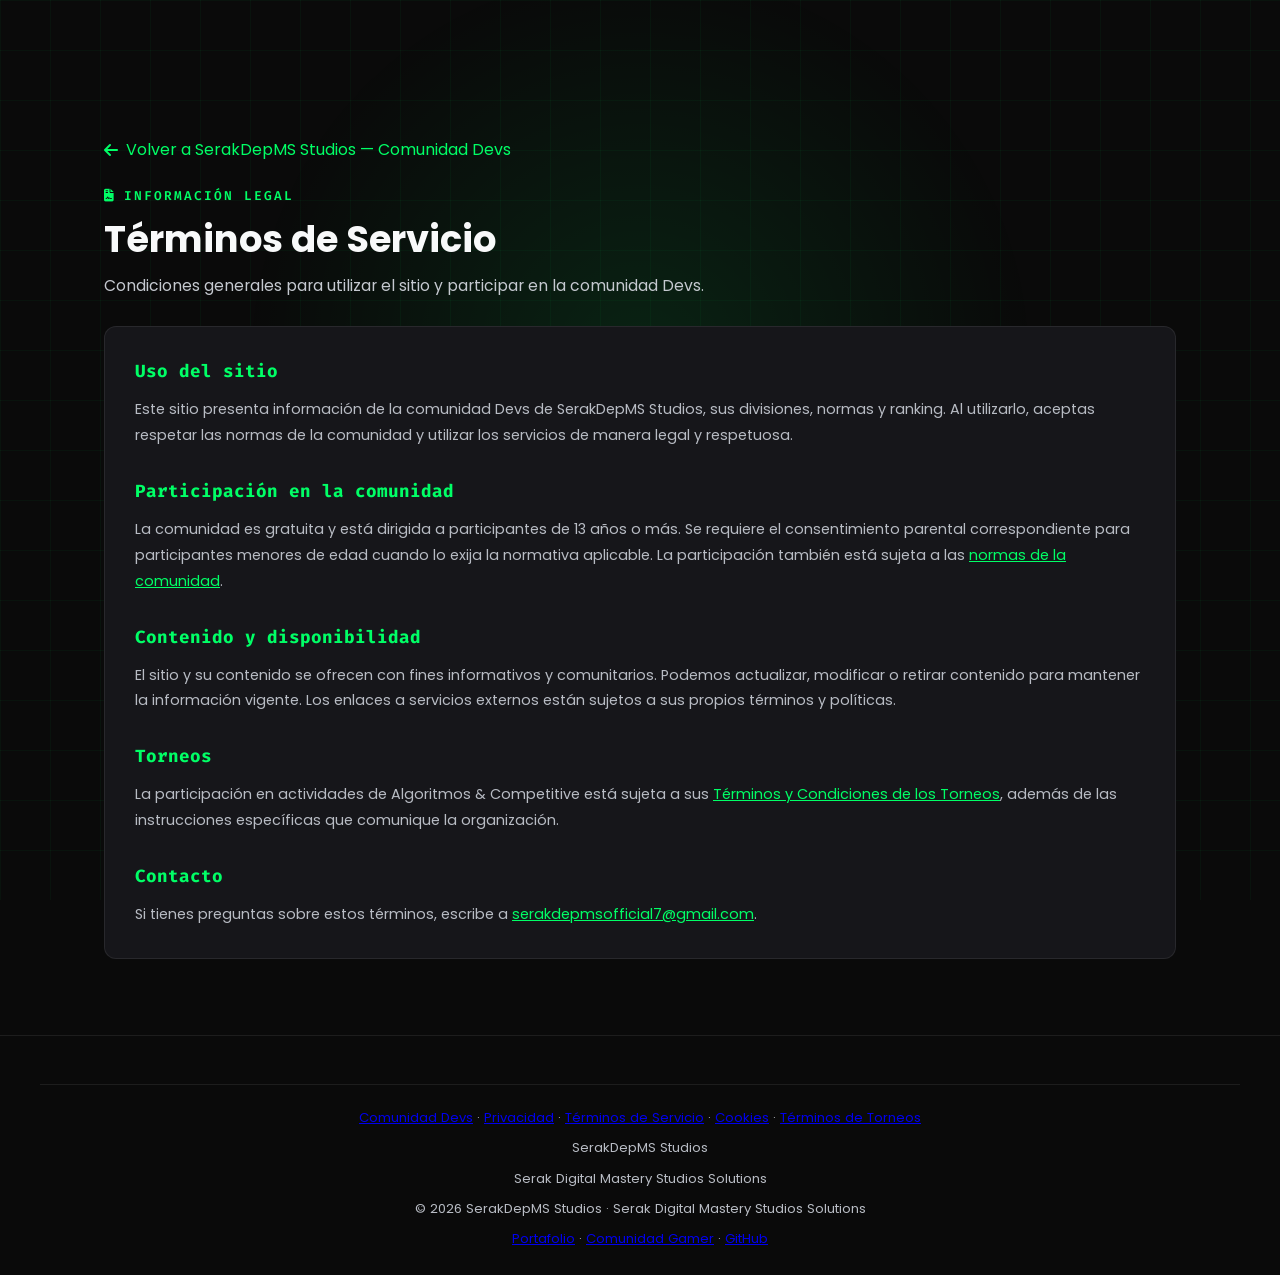
<file: pages/legal/terminos-servicio.html>
<!DOCTYPE html>
<html lang="es">
<head>
    <meta charset="UTF-8" />
    <meta name="viewport" content="width=device-width, initial-scale=1.0" />
    <meta name="theme-color" content="#0a0a0a" />
    <title>Términos de Servicio | SerakDepMS Studios</title>
    <meta name="description" content="Condiciones generales de uso de la web y la comunidad Devs de SerakDepMS Studios." />
    <link rel="canonical" href="https://serakdepms.github.io/Serakdep-MS-Devs-Official/pages/legal/terminos-servicio.html" />
    <link rel="preconnect" href="https://fonts.googleapis.com" />
    <link rel="preconnect" href="https://fonts.gstatic.com" crossorigin />
    <link rel="stylesheet" href="https://cdnjs.cloudflare.com/ajax/libs/font-awesome/6.4.0/css/all.min.css" />
    <link href="https://fonts.googleapis.com/css2?family=Poppins:wght@300;400;500;600;700;800&amp;family=Fira+Code:wght@400;500;600&amp;display=swap" rel="stylesheet" />
    <link rel="stylesheet" href="../../css/style.css" />
</head>
<body>
    <div class="bg-grid" aria-hidden="true"></div>
    <div class="bg-glow" aria-hidden="true"></div>
    <button id="scroll-top" class="scroll-top-btn" aria-label="Ir arriba" type="button">
        <i class="fa-solid fa-arrow-up" aria-hidden="true"></i>
    </button>
    <main class="legal-page">
        <div class="container">
            <a class="legal-back-link" href="../../index.html"><i class="fa-solid fa-arrow-left" aria-hidden="true"></i> Volver a SerakDepMS Studios — Comunidad Devs</a>
            <header class="legal-page-header">
                <p class="section-subtitle"><i class="fa-solid fa-file-contract" aria-hidden="true"></i> Información Legal</p>
                <h1 class="section-title">Términos de Servicio</h1>
                <p class="section-intro">Condiciones generales para utilizar el sitio y participar en la comunidad Devs.</p>
            </header>
            <article class="legal-document">
                <h2>Uso del sitio</h2>
                <p>Este sitio presenta información de la comunidad Devs de SerakDepMS Studios, sus divisiones, normas y ranking. Al utilizarlo, aceptas respetar las normas de la comunidad y utilizar los servicios de manera legal y respetuosa.</p>

                <h2>Participación en la comunidad</h2>
                <p>La comunidad es gratuita y está dirigida a participantes de 13 años o más. Se requiere el consentimiento parental correspondiente para participantes menores de edad cuando lo exija la normativa aplicable. La participación también está sujeta a las <a href="../../index.html#normas">normas de la comunidad</a>.</p>

                <h2>Contenido y disponibilidad</h2>
                <p>El sitio y su contenido se ofrecen con fines informativos y comunitarios. Podemos actualizar, modificar o retirar contenido para mantener la información vigente. Los enlaces a servicios externos están sujetos a sus propios términos y políticas.</p>

                <h2>Torneos</h2>
                <p>La participación en actividades de Algoritmos &amp; Competitive está sujeta a sus <a href="terminos-torneos.html">Términos y Condiciones de los Torneos</a>, además de las instrucciones específicas que comunique la organización.</p>

                <h2>Contacto</h2>
                <p>Si tienes preguntas sobre estos términos, escribe a <a href="mailto:serakdepmsofficial7@gmail.com">serakdepmsofficial7@gmail.com</a>.</p>
            </article>
        </div>
    </main>
    <footer class="site-footer">
        <div class="container footer-bottom">
            <p><a href="../../index.html">Comunidad Devs</a> · <a href="privacidad.html">Privacidad</a> · <a href="terminos-servicio.html">Términos de Servicio</a> · <a href="cookies.html">Cookies</a> · <a href="terminos-torneos.html">Términos de Torneos</a></p>
            <p>SerakDepMS Studios</p>
            <p>Serak Digital Mastery Studios Solutions</p>
            <p>© 2026 SerakDepMS Studios · Serak Digital Mastery Studios Solutions</p>
            <p><a href="https://serakdepms.github.io/SerakDepMS-Studios/" target="_blank" rel="noopener noreferrer">Portafolio</a> · <a href="https://serakdepms.github.io/Serakdep-MS-Clan-Official/" target="_blank" rel="noopener noreferrer">Comunidad Gamer</a> · <a href="https://github.com/SerakDepMS" target="_blank" rel="noopener noreferrer">GitHub</a></p>
        </div>
    </footer>
    <script src="../../js/script.js"></script>
</body>
</html>
</file>
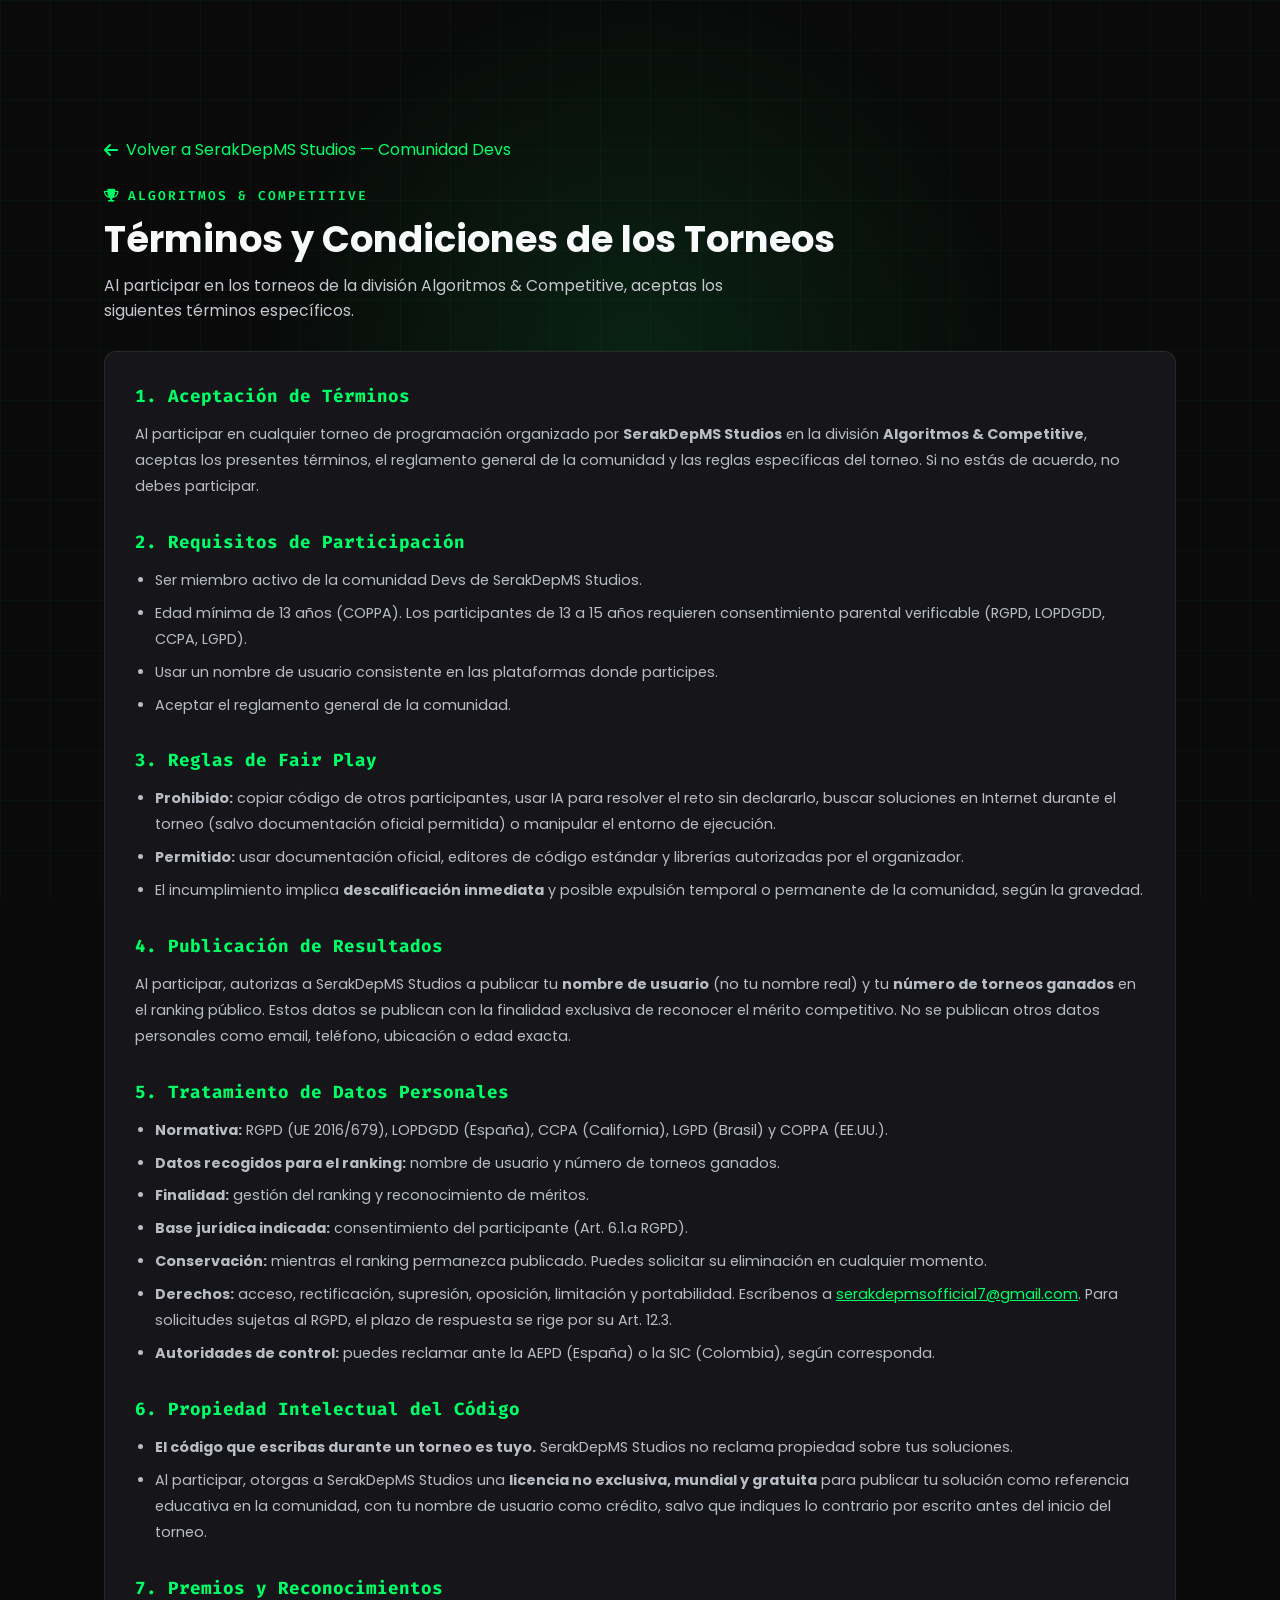
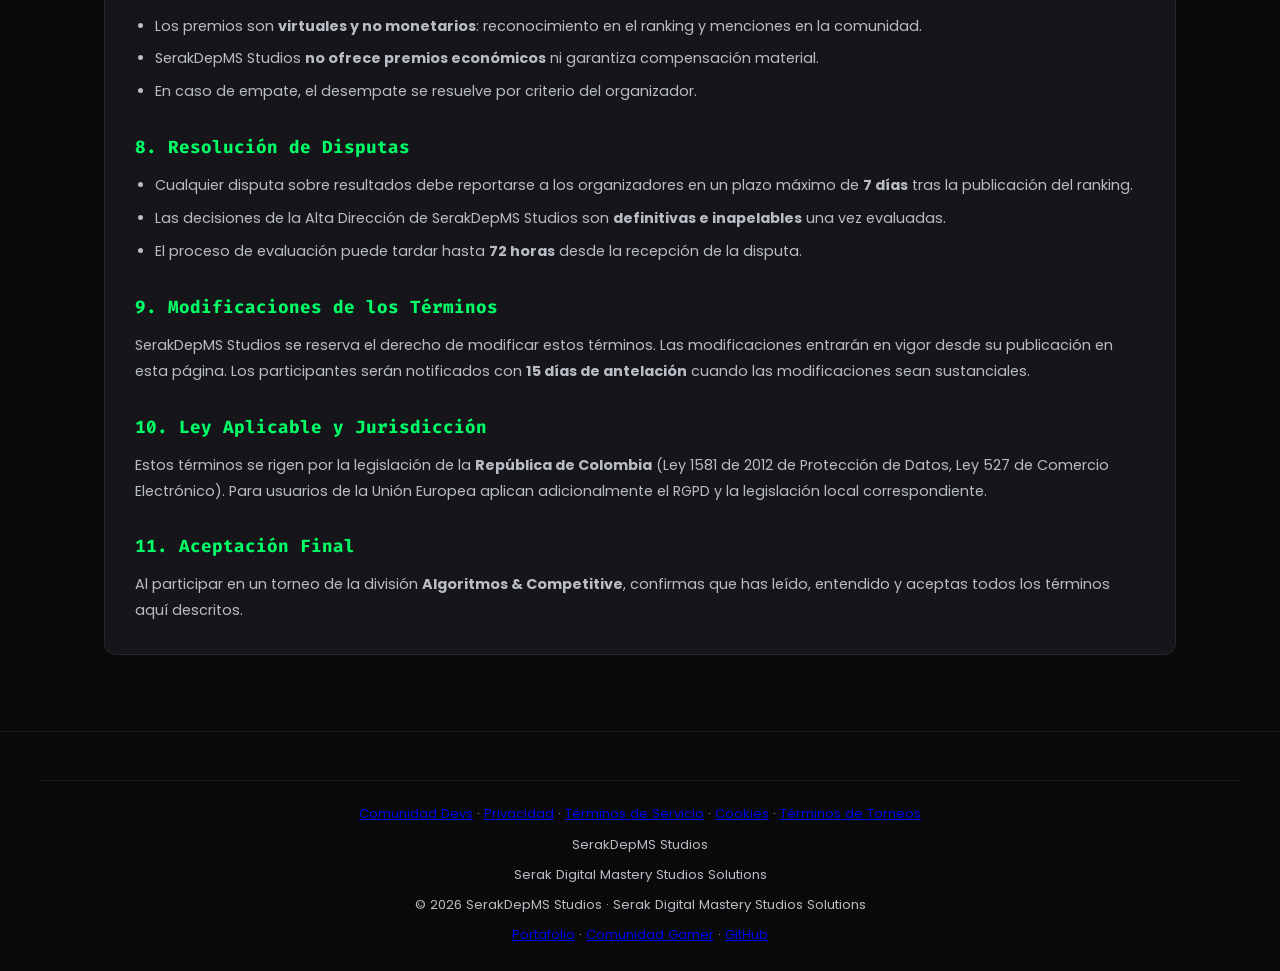
<file: pages/legal/terminos-torneos.html>
<!DOCTYPE html>
<html lang="es">
<head>
    <meta charset="UTF-8" />
    <meta name="viewport" content="width=device-width, initial-scale=1.0" />
    <meta name="theme-color" content="#0a0a0a" />
    <title>Términos de Torneos | SerakDepMS Studios</title>
    <meta name="description" content="Términos y condiciones para participar en torneos de Algoritmos &amp; Competitive de SerakDepMS Studios." />
    <link rel="canonical" href="https://serakdepms.github.io/Serakdep-MS-Devs-Official/pages/legal/terminos-torneos.html" />
    <link rel="preconnect" href="https://fonts.googleapis.com" />
    <link rel="preconnect" href="https://fonts.gstatic.com" crossorigin />
    <link rel="stylesheet" href="https://cdnjs.cloudflare.com/ajax/libs/font-awesome/6.4.0/css/all.min.css" />
    <link href="https://fonts.googleapis.com/css2?family=Poppins:wght@300;400;500;600;700;800&amp;family=Fira+Code:wght@400;500;600&amp;display=swap" rel="stylesheet" />
    <link rel="stylesheet" href="../../css/style.css" />
</head>
<body>
    <div class="bg-grid" aria-hidden="true"></div>
    <div class="bg-glow" aria-hidden="true"></div>
    <button id="scroll-top" class="scroll-top-btn" aria-label="Ir arriba" type="button">
        <i class="fa-solid fa-arrow-up" aria-hidden="true"></i>
    </button>
    <main class="legal-page">
        <div class="container">
            <a class="legal-back-link" href="../../index.html"><i class="fa-solid fa-arrow-left" aria-hidden="true"></i> Volver a SerakDepMS Studios — Comunidad Devs</a>
            <header class="legal-page-header">
                <p class="section-subtitle"><i class="fa-solid fa-trophy" aria-hidden="true"></i> Algoritmos &amp; Competitive</p>
                <h1 class="section-title">Términos y Condiciones de los Torneos</h1>
                <p class="section-intro">Al participar en los torneos de la división Algoritmos &amp; Competitive, aceptas los siguientes términos específicos.</p>
            </header>
            <article class="legal-document">
                <h2>1. Aceptación de Términos</h2>
                <p>Al participar en cualquier torneo de programación organizado por <strong>SerakDepMS Studios</strong> en la división <strong>Algoritmos &amp; Competitive</strong>, aceptas los presentes términos, el reglamento general de la comunidad y las reglas específicas del torneo. Si no estás de acuerdo, no debes participar.</p>

                <h2>2. Requisitos de Participación</h2>
                <ul>
                    <li>Ser miembro activo de la comunidad Devs de SerakDepMS Studios.</li>
                    <li>Edad mínima de 13 años (COPPA). Los participantes de 13 a 15 años requieren consentimiento parental verificable (RGPD, LOPDGDD, CCPA, LGPD).</li>
                    <li>Usar un nombre de usuario consistente en las plataformas donde participes.</li>
                    <li>Aceptar el reglamento general de la comunidad.</li>
                </ul>

                <h2>3. Reglas de Fair Play</h2>
                <ul>
                    <li><strong>Prohibido:</strong> copiar código de otros participantes, usar IA para resolver el reto sin declararlo, buscar soluciones en Internet durante el torneo (salvo documentación oficial permitida) o manipular el entorno de ejecución.</li>
                    <li><strong>Permitido:</strong> usar documentación oficial, editores de código estándar y librerías autorizadas por el organizador.</li>
                    <li>El incumplimiento implica <strong>descalificación inmediata</strong> y posible expulsión temporal o permanente de la comunidad, según la gravedad.</li>
                </ul>

                <h2>4. Publicación de Resultados</h2>
                <p>Al participar, autorizas a SerakDepMS Studios a publicar tu <strong>nombre de usuario</strong> (no tu nombre real) y tu <strong>número de torneos ganados</strong> en el ranking público. Estos datos se publican con la finalidad exclusiva de reconocer el mérito competitivo. No se publican otros datos personales como email, teléfono, ubicación o edad exacta.</p>

                <h2>5. Tratamiento de Datos Personales</h2>
                <ul>
                    <li><strong>Normativa:</strong> RGPD (UE 2016/679), LOPDGDD (España), CCPA (California), LGPD (Brasil) y COPPA (EE.UU.).</li>
                    <li><strong>Datos recogidos para el ranking:</strong> nombre de usuario y número de torneos ganados.</li>
                    <li><strong>Finalidad:</strong> gestión del ranking y reconocimiento de méritos.</li>
                    <li><strong>Base jurídica indicada:</strong> consentimiento del participante (Art. 6.1.a RGPD).</li>
                    <li><strong>Conservación:</strong> mientras el ranking permanezca publicado. Puedes solicitar su eliminación en cualquier momento.</li>
                    <li><strong>Derechos:</strong> acceso, rectificación, supresión, oposición, limitación y portabilidad. Escríbenos a <a href="mailto:serakdepmsofficial7@gmail.com">serakdepmsofficial7@gmail.com</a>. Para solicitudes sujetas al RGPD, el plazo de respuesta se rige por su Art. 12.3.</li>
                    <li><strong>Autoridades de control:</strong> puedes reclamar ante la AEPD (España) o la SIC (Colombia), según corresponda.</li>
                </ul>

                <h2>6. Propiedad Intelectual del Código</h2>
                <ul>
                    <li><strong>El código que escribas durante un torneo es tuyo.</strong> SerakDepMS Studios no reclama propiedad sobre tus soluciones.</li>
                    <li>Al participar, otorgas a SerakDepMS Studios una <strong>licencia no exclusiva, mundial y gratuita</strong> para publicar tu solución como referencia educativa en la comunidad, con tu nombre de usuario como crédito, salvo que indiques lo contrario por escrito antes del inicio del torneo.</li>
                </ul>

                <h2>7. Premios y Reconocimientos</h2>
                <ul>
                    <li>Los premios son <strong>virtuales y no monetarios</strong>: reconocimiento en el ranking y menciones en la comunidad.</li>
                    <li>SerakDepMS Studios <strong>no ofrece premios económicos</strong> ni garantiza compensación material.</li>
                    <li>En caso de empate, el desempate se resuelve por criterio del organizador.</li>
                </ul>

                <h2>8. Resolución de Disputas</h2>
                <ul>
                    <li>Cualquier disputa sobre resultados debe reportarse a los organizadores en un plazo máximo de <strong>7 días</strong> tras la publicación del ranking.</li>
                    <li>Las decisiones de la Alta Dirección de SerakDepMS Studios son <strong>definitivas e inapelables</strong> una vez evaluadas.</li>
                    <li>El proceso de evaluación puede tardar hasta <strong>72 horas</strong> desde la recepción de la disputa.</li>
                </ul>

                <h2>9. Modificaciones de los Términos</h2>
                <p>SerakDepMS Studios se reserva el derecho de modificar estos términos. Las modificaciones entrarán en vigor desde su publicación en esta página. Los participantes serán notificados con <strong>15 días de antelación</strong> cuando las modificaciones sean sustanciales.</p>

                <h2>10. Ley Aplicable y Jurisdicción</h2>
                <p>Estos términos se rigen por la legislación de la <strong>República de Colombia</strong> (Ley 1581 de 2012 de Protección de Datos, Ley 527 de Comercio Electrónico). Para usuarios de la Unión Europea aplican adicionalmente el RGPD y la legislación local correspondiente.</p>

                <h2>11. Aceptación Final</h2>
                <p>Al participar en un torneo de la división <strong>Algoritmos &amp; Competitive</strong>, confirmas que has leído, entendido y aceptas todos los términos aquí descritos.</p>
            </article>
        </div>
    </main>
    <footer class="site-footer">
        <div class="container footer-bottom">
            <p><a href="../../index.html">Comunidad Devs</a> · <a href="privacidad.html">Privacidad</a> · <a href="terminos-servicio.html">Términos de Servicio</a> · <a href="cookies.html">Cookies</a> · <a href="terminos-torneos.html">Términos de Torneos</a></p>
            <p>SerakDepMS Studios</p>
            <p>Serak Digital Mastery Studios Solutions</p>
            <p>© 2026 SerakDepMS Studios · Serak Digital Mastery Studios Solutions</p>
            <p><a href="https://serakdepms.github.io/SerakDepMS-Studios/" target="_blank" rel="noopener noreferrer">Portafolio</a> · <a href="https://serakdepms.github.io/Serakdep-MS-Clan-Official/" target="_blank" rel="noopener noreferrer">Comunidad Gamer</a> · <a href="https://github.com/SerakDepMS" target="_blank" rel="noopener noreferrer">GitHub</a></p>
        </div>
    </footer>
    <script src="../../js/script.js"></script>
</body>
</html>
</file>
<file: css/style.css>
:root {
    --bg-main: #0a0a0a;
    --bg-secondary: #111111;
    --bg-card: #16161a;
    --primary-color: #00FF66;
    --primary-glow: rgba(0, 255, 102, 0.35);
    --text-light: #f8f9fa;
    --text-muted: #b8bcc4;
    --border-color: rgba(255, 255, 255, 0.08);
    --font-main: 'Poppins', sans-serif;
    --font-code: 'Fira Code', monospace;
    --transition: all 0.4s cubic-bezier(0.25, 0.8, 0.25, 1);
}

* { margin: 0; padding: 0; box-sizing: border-box; }

html {
    scroll-behavior: smooth;
    overflow-x: hidden;
    width: 100%;
}

body {
    font-family: var(--font-main);
    background-color: var(--bg-main);
    color: var(--text-light);
    line-height: 1.7;
    overflow-x: hidden;
    width: 100%;
    max-width: 100vw;
    min-height: 100vh;
    position: relative;
    padding-top: 80px;
}

h1, h2, h3, h4, h5, h6, p, a, span, strong, li {
    overflow-wrap: break-word;
    word-wrap: break-word;
    word-break: break-word;
}

img, svg, video {
    max-width: 100%;
    height: auto;
}


.bg-grid {
    position: fixed; inset: 0;
    background-image:
        linear-gradient(rgba(0, 255, 102, 0.04) 1px, transparent 1px),
        linear-gradient(90deg, rgba(0, 255, 102, 0.04) 1px, transparent 1px);
    background-size: 50px 50px;
    z-index: -2;
    animation: gridMove 25s linear infinite;
    pointer-events: none;
}
@keyframes gridMove {
    0% { background-position: 0 0; }
    100% { background-position: 50px 50px; }
}

.bg-glow {
    position: fixed;
    top: 40%; left: 50%;
    width: 100vw;
    height: 100vw;
    max-width: 800px;
    max-height: 800px;
    background: radial-gradient(circle, rgba(0, 255, 102, 0.10) 0%, transparent 70%);
    transform: translate(-50%, -50%);
    z-index: -1;
    pointer-events: none;
    animation: pulse 8s ease-in-out infinite;
}
@keyframes pulse {
    0%, 100% { opacity: 0.5; transform: translate(-50%, -50%) scale(1); }
    50% { opacity: 0.9; transform: translate(-50%, -50%) scale(1.1); }
}


.container {
    max-width: 1200px;
    width: 100%;
    margin: 0 auto;
    padding: 0 5%;
}


.scroll-top-btn {
    position: fixed;
    bottom: 30px; right: 30px;
    background: var(--primary-color);
    color: #0a0a0a;
    width: 45px; height: 45px;
    border-radius: 50%;
    display: flex; justify-content: center; align-items: center;
    font-size: 1.1rem;
    border: none; cursor: pointer;
    z-index: 999;
    opacity: 0; visibility: hidden;
    transition: var(--transition);
    box-shadow: 0 6px 20px rgba(0,0,0,0.4);
}
.scroll-top-btn.show { opacity: 1; visibility: visible; }
.scroll-top-btn:hover {
    transform: translateY(-4px);
    background: #00cc52;
    box-shadow: 0 10px 25px var(--primary-glow);
}


.navbar {
    position: fixed; top: 0; left: 0; width: 100%;
    background: rgba(10, 10, 10, 0.88);
    backdrop-filter: blur(14px); -webkit-backdrop-filter: blur(14px);
    padding: 15px 5%;
    display: flex; justify-content: space-between; align-items: center;
    z-index: 1000;
    border-bottom: 1px solid var(--border-color);
}
.nav-brand { display: flex; align-items: center; gap: 12px; min-width: 0; }
.nav-logo { width: 38px; height: 38px; border-radius: 50%; flex-shrink: 0; }
.nav-brand-text {
    font-family: var(--font-code);
    color: var(--primary-color);
    font-size: 0.95rem;
    font-weight: 600;
    letter-spacing: 0.5px;
    white-space: nowrap;
    overflow: hidden;
    text-overflow: ellipsis;
}
.nav-links {
    list-style: none;
    display: flex; gap: 25px;
    align-items: center;
}
.nav-links a {
    color: var(--text-light);
    text-decoration: none;
    font-size: 0.82rem;
    font-weight: 500;
    letter-spacing: 0.5px;
    transition: var(--transition);
    position: relative;
    white-space: nowrap;
}
.nav-links a::after {
    content: '';
    position: absolute;
    bottom: -5px; left: 0;
    width: 0; height: 2px;
    background: var(--primary-color);
    transition: var(--transition);
}
.nav-links a:hover, .nav-links a.active { color: var(--primary-color); }
.nav-links a:hover::after, .nav-links a.active::after { width: 100%; }

.nav-cta {
    background: var(--primary-color);
    color: #0a0a0a !important;
    padding: 8px 18px !important;
    border-radius: 6px;
    font-weight: 600 !important;
}
.nav-cta::after { display: none !important; }
.nav-cta:hover {
    background: transparent;
    color: var(--primary-color) !important;
    outline: 1px solid var(--primary-color);
}

.menu-toggle {
    display: none;
    background: transparent; border: 0;
    color: var(--text-light); font-size: 1.5rem;
    cursor: pointer;
    padding: 5px;
    flex-shrink: 0;
}


.section { padding: 90px 0; }
.hero-section {
    padding: 60px 0 80px;
    overflow: hidden;
    max-width: 100vw;
}

.section-header { margin-bottom: 45px; }
.section-subtitle {
    color: var(--primary-color);
    font-family: var(--font-code);
    font-size: 0.8rem;
    font-weight: 600;
    text-transform: uppercase;
    letter-spacing: 2px;
    margin-bottom: 10px;
    display: flex; align-items: center; gap: 8px;
    flex-wrap: wrap;
}
.section-title {
    font-size: clamp(1.6rem, 3vw, 2.3rem);
    font-weight: 700;
    line-height: 1.2;
    margin-bottom: 12px;
}
.section-intro {
    color: #c5c9d0;
    max-width: 700px;
    font-size: 0.98rem;
    line-height: 1.6;
}


.hero-header {
    display: flex; align-items: center; gap: 25px;
    margin-bottom: 40px; flex-wrap: wrap;
    max-width: 100%;
}
.logo-wrapper {
    width: 110px; height: 110px;
    border-radius: 50%;
    padding: 4px;
    background: linear-gradient(135deg, var(--primary-color), #004d1f);
    box-shadow: 0 0 35px var(--primary-glow);
    animation: logoFloat 5s ease-in-out infinite;
    flex-shrink: 0;
}
@keyframes logoFloat {
    0%, 100% { transform: translateY(0); }
    50% { transform: translateY(-8px); }
}
.logo-img {
    width: 100%; height: 100%;
    border-radius: 50%;
    object-fit: cover;
    background: var(--bg-main);
    display: block;
}
.brand-text { min-width: 0; flex: 1; }
.brand-parent {
    font-family: var(--font-code);
    color: var(--primary-color);
    font-size: 0.8rem;
    letter-spacing: 2px;
    text-transform: uppercase;
    margin-bottom: 4px;
}
.brand-name {
    font-size: clamp(1.5rem, 3.5vw, 2.4rem);
    font-weight: 800;
    letter-spacing: -0.5px;
    line-height: 1.15;
    overflow-wrap: anywhere;
    word-break: break-word;
}
.brand-sub {
    font-size: 0.85rem;
    color: var(--text-muted);
    font-family: var(--font-code);
    margin-top: 6px;
}

.hero-title {
    font-family: var(--font-code);
    font-size: clamp(1.1rem, 3.2vw, 2.6rem);
    font-weight: 600;
    line-height: 1.3;
    margin-bottom: 25px;
    min-height: 2.6em;
    color: var(--text-light);
    overflow-wrap: anywhere;
    word-break: break-word;
    max-width: 100%;
    display: block;
}
.cursor {
    color: var(--primary-color);
    animation: cursorBlink 1s steps(1) infinite;
}
@keyframes cursorBlink {
    0%, 49% { opacity: 1; }
    50%, 100% { opacity: 0; }
}
.hero-description {
    color: var(--text-muted);
    font-size: 1.05rem;
    max-width: 800px;
    margin-bottom: 35px;
}
.hero-description strong { color: var(--primary-color); font-weight: 600; }

.hero-actions {
    display: flex; gap: 15px; flex-wrap: wrap;
    margin-bottom: 30px;
}

.btn {
    display: inline-flex; align-items: center; gap: 10px;
    padding: 14px 28px;
    font-size: 0.9rem; font-weight: 600;
    text-decoration: none;
    border-radius: 6px;
    transition: var(--transition);
    cursor: pointer;
    border: 1px solid transparent;
    text-align: center;
    justify-content: center;
    white-space: nowrap;
    max-width: 100%;
}
.btn-primary {
    background: var(--primary-color);
    color: #0a0a0a;
    border-color: var(--primary-color);
}
.btn-primary:hover {
    background: transparent;
    color: var(--primary-color);
    box-shadow: 0 8px 25px var(--primary-glow);
    transform: translateY(-3px);
}
.btn-outline {
    background: transparent;
    color: var(--text-light);
    border-color: var(--border-color);
}
.btn-outline:hover {
    border-color: var(--primary-color);
    color: var(--primary-color);
    transform: translateY(-3px);
}
.btn-large { padding: 16px 34px; font-size: 1rem; }


.about-grid {
    display: grid;
    grid-template-columns: 1.3fr 1fr;
    gap: 45px;
    align-items: start;
}
.about-text p {
    color: var(--text-muted);
    font-size: 0.95rem;
    margin-bottom: 15px;
}
.about-text strong { color: var(--primary-color); font-weight: 600; }

.about-badges {
    display: flex;
    flex-wrap: wrap;
    gap: 10px;
    margin-top: 25px;
}
.about-badge {
    display: inline-flex;
    align-items: center;
    gap: 8px;
    padding: 10px 16px;
    background: var(--bg-card);
    border: 1px solid var(--border-color);
    border-radius: 30px;
    font-size: 0.82rem;
    font-weight: 500;
    transition: var(--transition);
}
.about-badge i { color: var(--primary-color); }
.about-badge:hover {
    border-color: var(--primary-color);
    transform: translateY(-2px);
}

.about-cards {
    display: grid;
    gap: 15px;
}
.about-card {
    background: var(--bg-card);
    border: 1px solid var(--border-color);
    border-radius: 12px;
    padding: 25px 22px;
    transition: var(--transition);
}
.about-card:hover {
    transform: translateY(-4px);
    border-color: rgba(0, 255, 102, 0.35);
    box-shadow: 0 12px 25px rgba(0,0,0,0.4);
}
.about-icon {
    font-size: 1.6rem;
    color: var(--primary-color);
    margin-bottom: 12px;
}
.about-card h4 { font-size: 1rem; margin-bottom: 8px; }
.about-card p { color: #b8bcc4; font-size: 0.85rem; }


.divisions-grid {
    display: grid;
    grid-template-columns: repeat(auto-fit, minmax(240px, 1fr));
    gap: 20px;
}
.division-card {
    background: var(--bg-card);
    border: 1px solid var(--border-color);
    border-radius: 12px;
    padding: 30px 24px;
    transition: var(--transition);
    position: relative;
    overflow: hidden;
}
.division-card::before {
    content: '';
    position: absolute; top: 0; left: 0;
    width: 100%; height: 3px;
    background: var(--primary-color);
    transform: scaleX(0); transform-origin: left;
    transition: var(--transition);
}
.division-card:hover {
    transform: translateY(-6px);
    border-color: rgba(0, 255, 102, 0.35);
    box-shadow: 0 15px 30px rgba(0,0,0,0.5);
}
.division-card:hover::before { transform: scaleX(1); }
.division-icon {
    font-size: 2rem;
    color: var(--primary-color);
    margin-bottom: 18px;
}
.division-card h3 { font-size: 1.05rem; margin-bottom: 10px; }
.division-card p { color: #b8bcc4; font-size: 0.86rem; }

.simple-ranking-status {
    padding: 22px;
    border: 1px solid var(--border-color);
    border-radius: 10px;
    background: var(--bg-card);
    color: var(--text-muted);
    text-align: center;
}

.simple-ranking-status[hidden],
.simple-ranking-scroll[hidden] { display: none; }

.simple-ranking-status.error {
    border-color: rgba(255, 90, 90, 0.5);
    color: #ffb4b4;
}

.simple-ranking-retry {
    margin-left: 12px;
    padding: 6px 12px;
    border: 1px solid var(--primary-color);
    border-radius: 6px;
    background: transparent;
    color: var(--primary-color);
    font: inherit;
    cursor: pointer;
}

.simple-ranking-retry:hover {
    background: var(--primary-color);
    color: var(--bg-main);
}

.simple-ranking-scroll {
    overflow-x: auto;
    border: 1px solid var(--border-color);
    border-radius: 10px;
    background: var(--bg-card);
}

.simple-ranking-table {
    width: 100%;
    min-width: 420px;
    border-collapse: collapse;
    text-align: left;
}

.simple-ranking-table th,
.simple-ranking-table td {
    padding: 14px 18px;
    border-bottom: 1px solid var(--border-color);
}

.simple-ranking-table th {
    background: rgba(0, 255, 102, 0.08);
    color: var(--primary-color);
    font-size: 0.82rem;
    font-weight: 600;
}

.simple-ranking-table tbody tr:nth-child(even) { background: rgba(255, 255, 255, 0.025); }
.simple-ranking-table tbody tr:hover { background: rgba(0, 255, 102, 0.1); }
.simple-ranking-table tbody tr:last-child td { border-bottom: 0; }
.simple-ranking-table tbody tr:nth-child(-n+3) td:first-child {
    color: var(--primary-color);
    font-family: var(--font-code);
    font-weight: 600;
}
.simple-ranking-table td:nth-child(2) { font-family: var(--font-code); }
.simple-ranking-table td:last-child { color: var(--primary-color); }

.rules-list {
    display: grid;
    gap: 14px;
    max-width: 950px;
}
.rule-item {
    display: flex; gap: 22px;
    background: var(--bg-card);
    border: 1px solid var(--border-color);
    border-radius: 12px;
    padding: 22px 25px;
    transition: var(--transition);
    align-items: flex-start;
}
.rule-item:hover {
    border-color: rgba(0, 255, 102, 0.35);
    transform: translateX(5px);
}
.rule-number {
    font-family: var(--font-code);
    font-size: 1.5rem;
    font-weight: 700;
    color: var(--primary-color);
    min-width: 48px;
    line-height: 1;
    padding-top: 3px;
    flex-shrink: 0;
}
.rule-item h4 {
    font-size: 1rem;
    margin-bottom: 6px;
    color: var(--text-light);
}
.rule-item p {
    color: #b8bcc4;
    font-size: 0.88rem;
}


.sanctions-grid {
    display: grid;
    grid-template-columns: repeat(auto-fit, minmax(230px, 1fr));
    gap: 20px;
    margin-bottom: 30px;
}
.sanction-card {
    background: var(--bg-card);
    border: 1px solid var(--border-color);
    border-radius: 12px;
    padding: 30px 22px 25px;
    transition: var(--transition);
    position: relative;
    overflow: hidden;
}
.sanction-card:hover { transform: translateY(-6px); }
.sanction-level {
    position: absolute; top: 15px; right: 15px;
    font-family: var(--font-code);
    font-size: 0.68rem;
    font-weight: 600;
    padding: 4px 10px;
    border-radius: 20px;
    letter-spacing: 1px;
    text-transform: uppercase;
}


.level-1 .sanction-level { 
    background: rgba(255, 193, 7, 0.15); 
    color: #ffc107; 
    border: 1px solid rgba(255, 193, 7, 0.4); 
}
.level-1 .sanction-icon { color: #ffc107; }
.level-1:hover { 
    border-color: rgba(255, 193, 7, 0.5); 
    box-shadow: 0 12px 25px rgba(255, 193, 7, 0.1); 
}


.level-2 .sanction-level { 
    background: rgba(255, 193, 7, 0.15); 
    color: #ffc107; 
    border: 1px solid rgba(255, 193, 7, 0.4); 
}
.level-2 .sanction-icon { color: #ffc107; }
.level-2:hover { 
    border-color: rgba(255, 193, 7, 0.5); 
    box-shadow: 0 12px 25px rgba(255, 193, 7, 0.1); 
}


.level-3 .sanction-level { 
    background: rgba(255, 87, 34, 0.15); 
    color: #ff5722; 
    border: 1px solid rgba(255, 87, 34, 0.4); 
}
.level-3 .sanction-icon { color: #ff5722; }
.level-3:hover { 
    border-color: rgba(255, 87, 34, 0.5); 
    box-shadow: 0 12px 25px rgba(255, 87, 34, 0.1); 
}


.level-4 .sanction-level { 
    background: rgba(244, 67, 54, 0.15); 
    color: #f44336; 
    border: 1px solid rgba(244, 67, 54, 0.4); 
}
.level-4 .sanction-icon { color: #f44336; }
.level-4:hover { 
    border-color: rgba(244, 67, 54, 0.5); 
    box-shadow: 0 12px 25px rgba(244, 67, 54, 0.1); 
}

.sanction-icon {
    font-size: 1.8rem;
    margin-bottom: 18px;
    margin-top: 12px;
}

.sanction-card h4 { font-size: 1rem; margin-bottom: 10px; }
.sanction-card p {
    color: #b8bcc4;
    font-size: 0.85rem;
    margin-bottom: 16px;
}
.sanction-time {
    display: inline-block;
    font-family: var(--font-code);
    font-size: 0.72rem;
    color: var(--primary-color);
    background: rgba(0, 255, 102, 0.08);
    border: 1px solid rgba(0, 255, 102, 0.3);
    padding: 4px 12px;
    border-radius: 20px;
    letter-spacing: 0.5px;
}

.sanction-note {
    display: flex; gap: 15px;
    background: rgba(0, 255, 102, 0.05);
    border: 1px solid rgba(0, 255, 102, 0.25);
    border-radius: 10px;
    padding: 22px 25px;
    align-items: flex-start;
    max-width: 950px;
}
.sanction-note i {
    color: var(--primary-color);
    font-size: 1.3rem;
    padding-top: 3px;
    flex-shrink: 0;
}
.sanction-note p {
    color: var(--text-muted);
    font-size: 0.88rem;
}
.sanction-note strong { color: var(--primary-color); }


.faq-list {
    max-width: 900px;
    display: grid;
    gap: 12px;
}
.faq-item {
    background: var(--bg-card);
    border: 1px solid var(--border-color);
    border-radius: 10px;
    overflow: hidden;
    transition: var(--transition);
}
.faq-item:hover { border-color: rgba(0, 255, 102, 0.3); }
.faq-item.active { border-color: rgba(0, 255, 102, 0.4); }
.faq-question {
    width: 100%;
    background: transparent;
    border: 0;
    color: var(--text-light);
    padding: 20px 22px;
    font-family: inherit;
    font-size: 0.95rem;
    font-weight: 500;
    text-align: left;
    display: flex;
    justify-content: space-between;
    align-items: center;
    gap: 15px;
    cursor: pointer;
    transition: var(--transition);
}
.faq-question:hover { color: var(--primary-color); }
.faq-question i {
    color: var(--primary-color);
    transition: transform 0.3s ease;
    flex-shrink: 0;
}
.faq-item.active .faq-question i { transform: rotate(180deg); }
.faq-answer {
    max-height: 0;
    overflow: hidden;
    transition: max-height 0.4s ease, padding 0.4s ease;
    padding: 0 22px;
}
.faq-item.active .faq-answer {
    max-height: 400px;
    padding: 0 22px 20px;
}
.faq-answer p {
    color: #b8bcc4;
    font-size: 0.88rem;
    line-height: 1.65;
}
.faq-answer strong { color: var(--primary-color); }


.cta-section { padding-bottom: 60px; }
.cta-wrapper {
    display: grid;
    grid-template-columns: 1.4fr 1fr;
    gap: 40px;
    background: linear-gradient(135deg, rgba(22, 22, 26, 0.95), rgba(17, 17, 17, 0.95));
    border: 1px solid rgba(0, 255, 102, 0.25);
    border-radius: 20px;
    padding: 50px 45px;
    box-shadow: 0 20px 50px rgba(0,0,0,0.5);
}
.cta-title {
    font-size: clamp(1.6rem, 3vw, 2.3rem);
    font-weight: 700;
    line-height: 1.2;
    margin-bottom: 18px;
}
.neon-text {
    color: var(--primary-color);
    text-shadow: 0 0 15px var(--primary-glow);
}
.cta-description {
    color: #c5c9d0;
    font-size: 1rem;
    margin-bottom: 25px;
    max-width: 500px;
}
.cta-focus {
    display: grid;
    gap: 10px;
    margin-bottom: 30px;
    color: var(--text-light);
    font-size: 0.9rem;
}
.cta-focus span {
    display: flex; align-items: center; gap: 10px;
}
.cta-focus i { color: var(--primary-color); flex-shrink: 0; }

.cta-social {
    display: flex;
    gap: 12px;
    margin-top: 30px;
    flex-wrap: wrap;
}
.cta-social a {
    display: flex; justify-content: center; align-items: center;
    width: 40px; height: 40px;
    border-radius: 50%;
    background: var(--bg-secondary);
    color: var(--text-light);
    font-size: 1.05rem;
    transition: var(--transition);
    text-decoration: none;
    flex-shrink: 0;
}
.cta-social a:hover {
    background: var(--primary-color);
    color: #0a0a0a;
    transform: translateY(-3px);
    box-shadow: 0 8px 20px var(--primary-glow);
}

.cta-side {
    display: grid;
    gap: 15px;
    align-content: start;
}
.cta-side-item {
    display: flex;
    align-items: center;
    gap: 15px;
    padding: 18px 20px;
    background: rgba(0, 0, 0, 0.35);
    border: 1px solid var(--border-color);
    border-radius: 10px;
    transition: var(--transition);
    min-width: 0;
}
.cta-side-item:hover {
    border-color: rgba(0, 255, 102, 0.4);
    transform: translateX(5px);
}
.cta-side-item i {
    color: var(--primary-color);
    font-size: 1.4rem;
    flex-shrink: 0;
}
.cta-side-item > div { min-width: 0; }
.cta-side-item strong {
    display: block;
    font-size: 0.92rem;
    margin-bottom: 2px;
    overflow-wrap: anywhere;
}
.cta-side-item span {
    font-size: 0.78rem;
    color: #b8bcc4;
    font-family: var(--font-code);
    overflow-wrap: anywhere;
}


.site-footer {
    border-top: 1px solid var(--border-color);
    padding: 48px 0 24px;
    color: var(--text-muted);
    font-size: 0.82rem;
    position: relative;
    z-index: 1;
}
.footer-grid {
    display: grid;
    grid-template-columns: repeat(4, minmax(0, 1fr));
    gap: 32px;
    padding-bottom: 34px;
}
.footer-column { min-width: 0; }
.footer-column h2 {
    margin-bottom: 22px;
    padding-bottom: 12px;
    border-bottom: 1px solid var(--primary-color);
    color: var(--primary-color);
    font-size: 1.05rem;
}
.footer-column p { line-height: 1.7; }
.footer-social { margin-top: 18px; }
.footer-column ul {
    display: grid;
    gap: 13px;
    list-style: none;
}
.footer-column li a {
    display: inline-flex;
    align-items: flex-start;
    gap: 10px;
    color: var(--text-light);
    text-decoration: none;
    overflow-wrap: anywhere;
    transition: var(--transition);
}
.footer-column li a i {
    flex: 0 0 16px;
    margin-top: 4px;
    color: var(--primary-color);
    text-align: center;
}
.footer-column li a:hover { color: var(--primary-color); }
.footer-sub {
    margin-top: 6px;
    font-family: var(--font-code);
    color: var(--primary-color);
    font-size: 0.75rem;
    letter-spacing: 1px;
    overflow-wrap: anywhere;
}
.footer-bottom {
    padding-top: 22px;
    border-top: 1px solid var(--border-color);
    text-align: center;
}
.footer-bottom p + p { margin-top: 8px; }
.footer-links a { color: var(--text-muted); }
.footer-links a:hover { color: var(--primary-color); }

.legal-page {
    position: relative;
    z-index: 1;
    min-height: calc(100vh - 80px);
    padding: 56px 0 76px;
}
.legal-page-header { margin-bottom: 28px; }
.legal-page-header .section-subtitle {
    color: var(--primary-color);
    font-family: var(--font-code);
}
.legal-document {
    padding: 30px;
    border: 1px solid var(--border-color);
    border-radius: 12px;
    background: var(--bg-card);
}
.legal-document h2 {
    margin: 28px 0 10px;
    color: var(--primary-color);
    font-family: var(--font-code);
    font-size: 1.1rem;
}
.legal-document h2:first-child { margin-top: 0; }
.legal-document p,
.legal-document li {
    color: var(--text-muted);
    font-size: 0.9rem;
    line-height: 1.8;
}
.legal-document p + p { margin-top: 12px; }
.legal-document ul { margin: 10px 0 0 20px; }
.legal-document li + li { margin-top: 7px; }
.legal-document a { color: var(--primary-color); }
.legal-back-link {
    display: inline-flex;
    align-items: center;
    gap: 8px;
    margin-bottom: 22px;
    color: var(--primary-color);
    text-decoration: none;
}
.legal-back-link:hover { text-decoration: underline; }

@media (max-width: 960px) {
    .about-grid { grid-template-columns: 1fr; gap: 30px; }
    .cta-wrapper { grid-template-columns: 1fr; padding: 40px 30px; }
    .footer-grid { grid-template-columns: repeat(2, minmax(0, 1fr)); }
}

@media (max-width: 900px) {
    .menu-toggle { display: block; }
    .nav-links {
        position: absolute;
        top: 100%; left: 0; width: 100%;
        background: rgba(10, 10, 10, 0.98);
        backdrop-filter: blur(15px);
        flex-direction: column;
        align-items: center;
        padding: 25px 0;
        gap: 18px;
        transform: translateY(-150%);
        opacity: 0;
        pointer-events: none;
        border-bottom: 1px solid var(--border-color);
        transition: var(--transition);
    }
    .nav-links.active {
        transform: translateY(0);
        opacity: 1;
        pointer-events: all;
    }
    .nav-links a::after { display: none; }
    .nav-cta {
        width: 80%;
        max-width: 280px;
        text-align: center;
        justify-content: center;
        display: flex;
    }
}

@media (max-width: 768px) {
    body { padding-top: 72px; }
    .section { padding: 60px 0; }
    .hero-section { padding: 35px 0 55px; }
    .hero-header { gap: 15px; }
    .logo-wrapper { width: 80px; height: 80px; }
    .rule-item { 
        flex-direction: row; 
        gap: 15px;
        padding: 20px;
    }
    .rule-number { font-size: 1.2rem; min-width: 36px; }
    .scroll-top-btn { bottom: 20px; right: 20px; width: 42px; height: 42px; }
    .sanction-card { padding: 28px 20px 22px; }
    .sanction-level { 
        position: static; 
        display: inline-block;
        margin-bottom: 12px;
    }
    .sanction-icon { margin-top: 0; }
    .cta-wrapper { padding: 35px 25px; }
}

@media (max-width: 480px) {
    .footer-grid { grid-template-columns: 1fr; gap: 28px; }
    .legal-page { padding: 38px 0 56px; }
    .legal-document { padding: 22px 18px; }
    .container { padding: 0 6%; }
    .hero-title {
        font-size: 1.05rem;
        min-height: 3.5em;
        line-height: 1.35;
        letter-spacing: -0.3px;
    }
    .cursor { font-size: 0.95rem; }
    .brand-name { 
        font-size: 1.15rem; 
        line-height: 1.2;
    }
    .nav-brand-text { 
        font-size: 0.78rem; 
        max-width: 150px;
    }
    .nav-logo { width: 32px; height: 32px; }
    .btn { 
        padding: 12px 20px; 
        font-size: 0.85rem; 
        white-space: normal;
        line-height: 1.3;
    }
    .btn-large { 
        padding: 14px 22px; 
        font-size: 0.88rem; 
    }
    .hero-actions { 
        flex-direction: column; 
        width: 100%; 
    }
    .hero-actions .btn { 
        width: 100%; 
        justify-content: center; 
    }
    .cta-wrapper { 
        padding: 28px 20px; 
        border-radius: 16px;
    }
    .cta-social a {
        width: 38px;
        height: 38px;
        font-size: 1rem;
    }
    .section-title { 
        font-size: 1.5rem;
    }
    .rule-item {
        gap: 12px;
        padding: 18px 16px;
    }
    .rule-number {
        font-size: 1.1rem;
        min-width: 30px;
    }
    .sanction-card {
        padding: 25px 18px 20px;
    }
    .faq-question {
        padding: 18px 18px;
        font-size: 0.9rem;
    }
    .faq-answer {
        padding: 0 18px;
    }
    .faq-item.active .faq-answer {
        padding: 0 18px 18px;
    }
}
</file>
